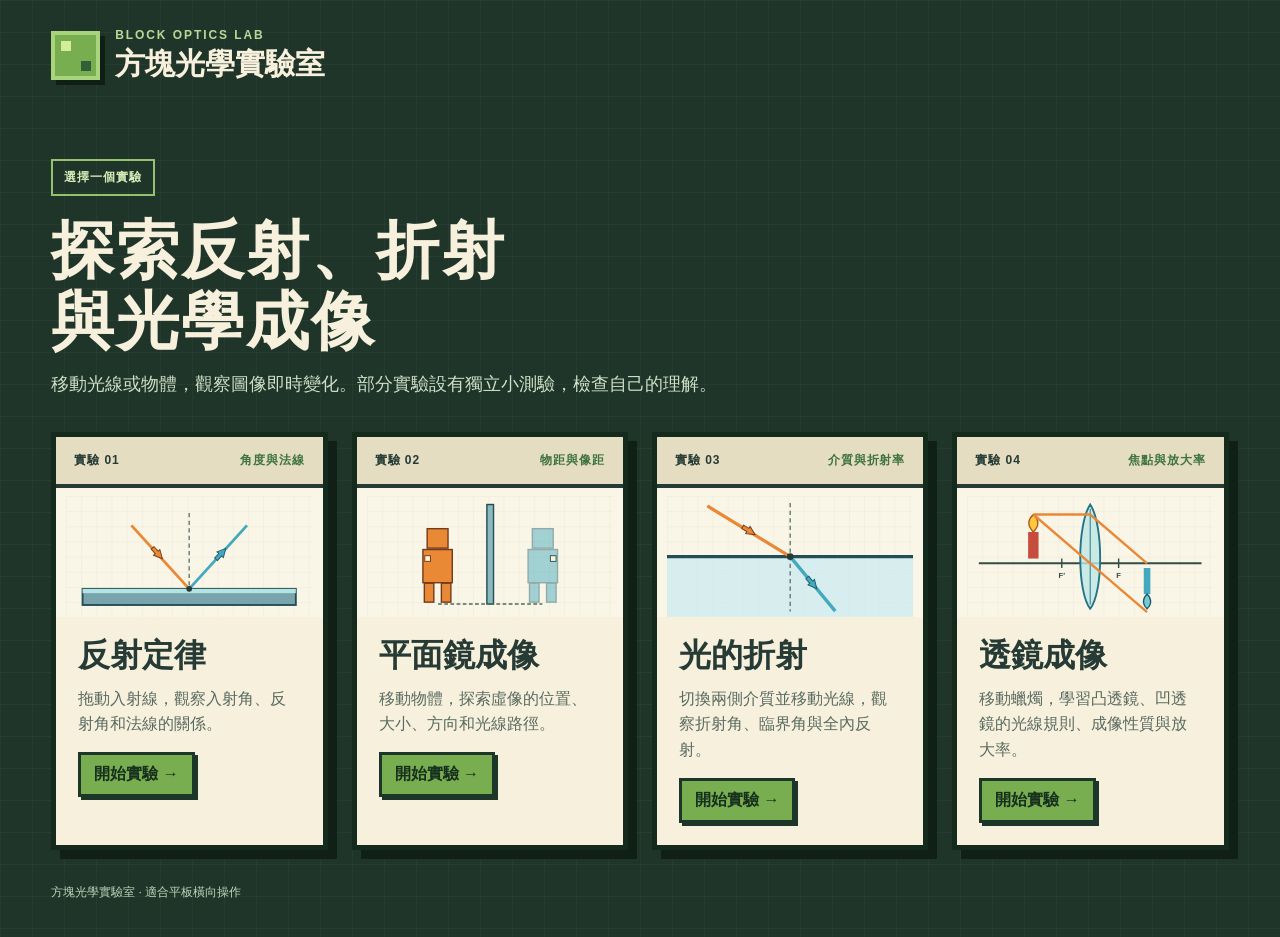
<file: index.html>
<!doctype html>
<html lang="zh-Hant">
<head>
  <meta charset="utf-8">
  <meta name="viewport" content="width=device-width, initial-scale=1">
  <meta name="theme-color" content="#203529">
  <title>方塊光學實驗室｜選擇實驗</title>
  <style>
    :root { font-family: "Noto Sans TC", "PingFang TC", "Microsoft JhengHei", sans-serif; color: #f6f0dc; background: #203529; }
    * { box-sizing: border-box; }
    body { margin: 0; min-width: 320px; }
    .page { min-height: 100vh; padding: 28px clamp(18px, 4vw, 58px) 36px; background-color: #203529; background-image: linear-gradient(#ffffff08 1px, transparent 1px), linear-gradient(90deg, #ffffff08 1px, transparent 1px); background-size: 32px 32px; }
    .wrap { max-width: 1320px; margin-inline: auto; }
    .brand { display: flex; align-items: center; gap: 15px; }
    .brand-mark { width: 49px; height: 49px; flex: none; border: 4px solid #a8d47d; background: #78ad50; box-shadow: 5px 5px 0 #101f16; position: relative; }
    .brand-mark::before, .brand-mark::after { content: ""; position: absolute; width: 10px; height: 10px; background: #d3ed9c; }
    .brand-mark::before { top: 6px; left: 6px; }
    .brand-mark::after { bottom: 5px; right: 5px; background: #315f38; }
    .brand p { margin: 0 0 3px; color: #b7d997; font-size: 12px; font-weight: 900; letter-spacing: .16em; }
    .brand h1 { margin: 0; font-size: clamp(20px, 2.4vw, 30px); line-height: 1.25; }
    .hero { max-width: 850px; margin: clamp(45px, 6vw, 90px) 0 31px; }
    .tag { display: inline-block; padding: 8px 11px; border: 2px solid #96c16d; color: #d7ecb8; font-size: 12px; font-weight: 900; letter-spacing: .08em; }
    .hero h2 { margin: 19px 0 13px; font-size: clamp(34px, 5vw, 63px); letter-spacing: .03em; line-height: 1.12; }
    .hero p { margin: 0; color: #cee0c8; font-size: clamp(15px, 1.6vw, 18px); line-height: 1.75; }
    .cards { display: grid; grid-template-columns: repeat(4, minmax(0, 1fr)); gap: 24px; }
    .lab-card { display: flex; flex-direction: column; min-width: 0; overflow: hidden; border: 5px solid #142a1d; background: #f6f0dc; color: #263b35; text-decoration: none; box-shadow: 9px 9px 0 #102017; transition: transform .15s, box-shadow .15s; }
    .lab-card:hover { transform: translate(-3px, -3px); box-shadow: 12px 12px 0 #102017; }
    .lab-card:focus-visible { outline: 4px solid #e98936; outline-offset: 5px; }
    .card-top { display: flex; align-items: center; justify-content: space-between; gap: 15px; padding: 15px 18px; background: #e5ddc2; border-bottom: 4px solid #263b35; font-size: 12px; font-weight: 900; letter-spacing: .08em; }
    .card-top span:last-child { color: #3f733f; }
    .preview { padding: 8px 10px 0; background: #f9f5e7; }
    .preview svg { display: block; width: 100%; height: auto; max-height: 260px; }
    .card-info { display: flex; flex-direction: column; gap: 8px; flex: 1; padding: 17px 22px 22px; }
    .card-info h3 { margin: 0; font-size: clamp(23px, 2.6vw, 32px); }
    .card-info p { margin: 0; color: #596a60; line-height: 1.6; }
    .card-action { display: inline-block; align-self: flex-start; margin-top: 7px; padding: 9px 13px; border: 3px solid #1c3729; background: #78ad50; color: #17301e; box-shadow: 3px 3px 0 #1c3729; font-weight: 900; }
    footer { margin-top: 34px; color: #bed4ba; font-size: 12px; }
    @media (max-width: 1100px) { .cards { grid-template-columns: repeat(2, minmax(0, 1fr)); } }
    @media (max-width: 780px) { .cards { grid-template-columns: 1fr; } }
    @media (max-width: 420px) { .page { padding: 18px 13px 28px; } .lab-card { box-shadow: 5px 5px 0 #102017; } }
  </style>
</head>
<body>
  <main class="page">
    <div class="wrap">
      <header class="brand">
        <div class="brand-mark" aria-hidden="true"></div>
        <div><p>BLOCK OPTICS LAB</p><h1>方塊光學實驗室</h1></div>
      </header>

      <section class="hero" aria-labelledby="main-title">
        <span class="tag">選擇一個實驗</span>
        <h2 id="main-title">探索反射、折射<br>與光學成像</h2>
        <p>移動光線或物體，觀察圖像即時變化。部分實驗設有獨立小測驗，檢查自己的理解。</p>
      </section>

      <div class="cards">
        <a class="lab-card" href="reflection.html" aria-label="進入反射定律模擬器">
          <div class="card-top"><span>實驗 01</span><span>角度與法線</span></div>
          <div class="preview">
            <svg viewBox="0 0 520 255" role="img" aria-label="光線射向平面鏡後反射的預覽圖">
              <defs><pattern id="reflect-grid" width="32" height="32" patternUnits="userSpaceOnUse"><path d="M32 0H0V32" fill="none" stroke="#dfdfcc"/></pattern></defs>
              <rect width="520" height="255" fill="#f9f5e7"/><rect width="520" height="255" fill="url(#reflect-grid)"/>
              <rect x="35" y="196" width="450" height="34" fill="#7aa4ab" stroke="#244e57" stroke-width="4"/><rect x="35" y="196" width="450" height="9" fill="#b4e3e4"/>
              <path d="M260 36V196" stroke="#627d73" stroke-width="3" stroke-dasharray="9 7"/>
              <path d="M138 62L260 196" fill="none" stroke="#e98936" stroke-width="6"/>
              <path d="M260 196L382 62" fill="none" stroke="#42a9be" stroke-width="6"/>
              <path d="M14 0L-4 -9V-4H-17V4H-4V9Z" transform="translate(194 122) rotate(48)" fill="#e98936" stroke="#743b1c" stroke-width="2"/>
              <path d="M14 0L-4 -9V-4H-17V4H-4V9Z" transform="translate(328 121) rotate(-48)" fill="#42a9be" stroke="#205a68" stroke-width="2"/>
              <circle cx="260" cy="196" r="6" fill="#263b35"/>
            </svg>
          </div>
          <div class="card-info"><h3>反射定律</h3><p>拖動入射線，觀察入射角、反射角和法線的關係。</p><span class="card-action">開始實驗 →</span></div>
        </a>

        <a class="lab-card" href="mirror.html" aria-label="進入平面鏡成像模擬器">
          <div class="card-top"><span>實驗 02</span><span>物距與像距</span></div>
          <div class="preview">
            <svg viewBox="0 0 520 255" role="img" aria-label="鏡前方塊人物與鏡後等距虛像的預覽圖">
              <defs><pattern id="image-grid" width="32" height="32" patternUnits="userSpaceOnUse"><path d="M32 0H0V32" fill="none" stroke="#dfdfcc"/></pattern></defs>
              <rect width="520" height="255" fill="#f9f5e7"/><rect width="520" height="255" fill="url(#image-grid)"/>
              <rect x="253" y="18" width="14" height="210" fill="#8bb9be" stroke="#244e57" stroke-width="3"/>
              <g fill="#e98936" stroke="#743b1c" stroke-width="3"><rect x="127" y="69" width="44" height="41"/><rect x="118" y="113" width="62" height="70"/><rect x="121" y="184" width="20" height="40"/><rect x="157" y="184" width="20" height="40"/></g>
              <rect x="122" y="126" width="12" height="12" fill="#fff4d2" stroke="#743b1c" stroke-width="2"/>
              <g opacity=".47" fill="#42a9be" stroke="#205a68" stroke-width="3"><rect x="349" y="69" width="44" height="41"/><rect x="340" y="113" width="62" height="70"/><rect x="343" y="184" width="20" height="40"/><rect x="379" y="184" width="20" height="40"/></g>
              <rect x="387" y="126" width="12" height="12" fill="#fff4d2" stroke="#205a68" stroke-width="2"/>
              <path d="M150 228H260M260 228H370" stroke="#4b6e5b" stroke-width="3" stroke-dasharray="8 5"/>
            </svg>
          </div>
          <div class="card-info"><h3>平面鏡成像</h3><p>移動物體，探索虛像的位置、大小、方向和光線路徑。</p><span class="card-action">開始實驗 →</span></div>
        </a>
        <a class="lab-card" href="refraction.html" aria-label="進入光的折射模擬器">
          <div class="card-top"><span>實驗 03</span><span>介質與折射率</span></div>
          <div class="preview">
            <svg viewBox="0 0 520 255" role="img" aria-label="光線由空氣進入水後偏向法線的預覽圖">
              <defs><pattern id="refract-grid" width="32" height="32" patternUnits="userSpaceOnUse"><path d="M32 0H0V32" fill="none" stroke="#dfdfcc"/></pattern></defs>
              <rect width="520" height="255" fill="#f9f5e7"/><rect y="128" width="520" height="127" fill="#d7eef0"/><rect width="520" height="255" fill="url(#refract-grid)"/>
              <path d="M0 128H520" stroke="#244e57" stroke-width="7"/><path d="M260 15V244" stroke="#627d73" stroke-width="3" stroke-dasharray="9 7"/>
              <path d="M85 21L260 128" fill="none" stroke="#e98936" stroke-width="7"/><path d="M260 128L355 243" fill="none" stroke="#42a9be" stroke-width="7"/>
              <path d="M14 0L-4 -9V-4H-17V4H-4V9Z" transform="translate(174 74) rotate(32)" fill="#e98936" stroke="#743b1c" stroke-width="2"/>
              <path d="M14 0L-4 -9V-4H-17V4H-4V9Z" transform="translate(307 185) rotate(50)" fill="#42a9be" stroke="#205a68" stroke-width="2"/>
              <circle cx="260" cy="128" r="7" fill="#263b35"/>
            </svg>
          </div>
          <div class="card-info"><h3>光的折射</h3><p>切換兩側介質並移動光線，觀察折射角、臨界角與全內反射。</p><span class="card-action">開始實驗 →</span></div>
        </a>

        <a class="lab-card" href="lens.html" aria-label="進入透鏡成像模擬器">
          <div class="card-top"><span>實驗 04</span><span>焦點與放大率</span></div>
          <div class="preview">
            <svg viewBox="0 0 520 255" role="img" aria-label="蠟燭經凸透鏡形成倒立實像的預覽圖">
              <defs><pattern id="lens-card-grid" width="32" height="32" patternUnits="userSpaceOnUse"><path d="M32 0H0V32" fill="none" stroke="#dfdfcc"/></pattern></defs>
              <rect width="520" height="255" fill="#f9f5e7"/><rect width="520" height="255" fill="url(#lens-card-grid)"/>
              <path d="M25 142H495" stroke="#334e47" stroke-width="4"/>
              <path d="M260 18C232 60 232 202 260 238C288 202 288 60 260 18Z" fill="#bfe8e7" fill-opacity=".8" stroke="#257387" stroke-width="4"/>
              <path d="M260 27V229" stroke="#257387" stroke-width="2"/>
              <path d="M140 132V76" stroke="#c64c3d" stroke-width="22"/><path d="M140 76C125 61 130 48 140 39C150 48 155 61 140 76Z" fill="#ffc83d" stroke="#a85a20" stroke-width="3"/>
              <path d="M140 39L260 39L380 142M140 39L260 142L380 245" fill="none" stroke="#e98936" stroke-width="5"/>
              <path d="M380 152V207" stroke="#42a9be" stroke-width="14"/><path d="M380 207C368 220 372 231 380 238C388 231 392 220 380 207Z" fill="#73cbd7" stroke="#205a68" stroke-width="3"/>
              <path d="M200 132V152M320 132V152" stroke="#334e47" stroke-width="3"/><text x="200" y="173" text-anchor="middle" font-size="16" font-weight="900" fill="#334e47">F′</text><text x="320" y="173" text-anchor="middle" font-size="16" font-weight="900" fill="#334e47">F</text>
            </svg>
          </div>
          <div class="card-info"><h3>透鏡成像</h3><p>移動蠟燭，學習凸透鏡、凹透鏡的光線規則、成像性質與放大率。</p><span class="card-action">開始實驗 →</span></div>
        </a>
      </div>
      <footer>方塊光學實驗室 · 適合平板橫向操作</footer>
    </div>
  </main>
</body>
</html>
</file>
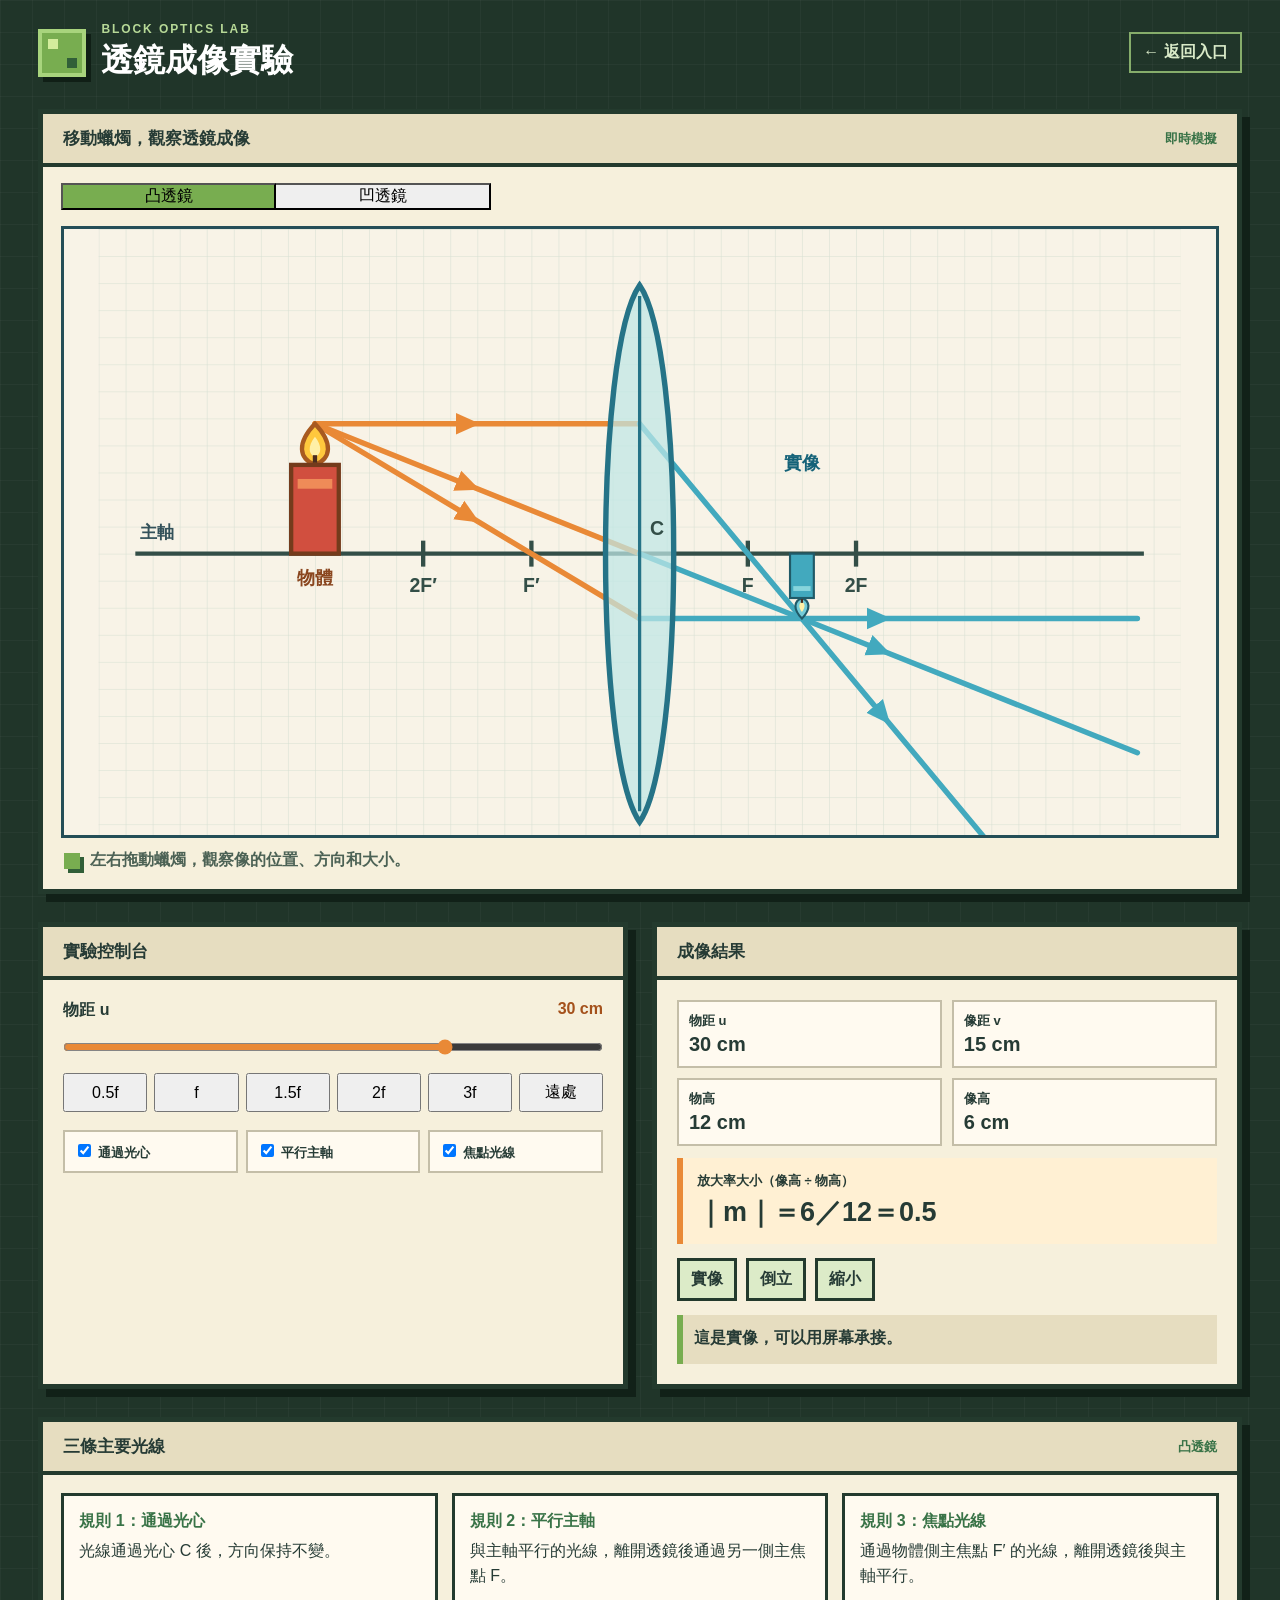
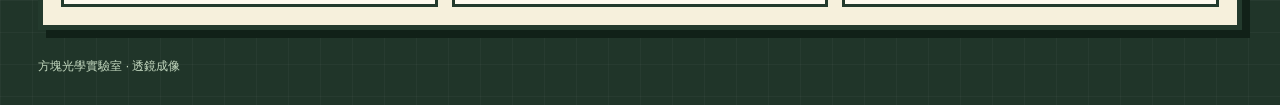
<file: lens-quiz.html>
<!doctype html>
<html lang="zh-Hant">
<head>
  <meta charset="utf-8">
  <meta http-equiv="refresh" content="0; url=lens.html">
  <meta name="viewport" content="width=device-width, initial-scale=1">
  <title>返回透鏡成像實驗</title>
  <script>location.replace('lens.html');</script>
</head>
<body><p>正在返回<a href="lens.html">透鏡成像實驗</a>。</p></body>
</html>
</file>
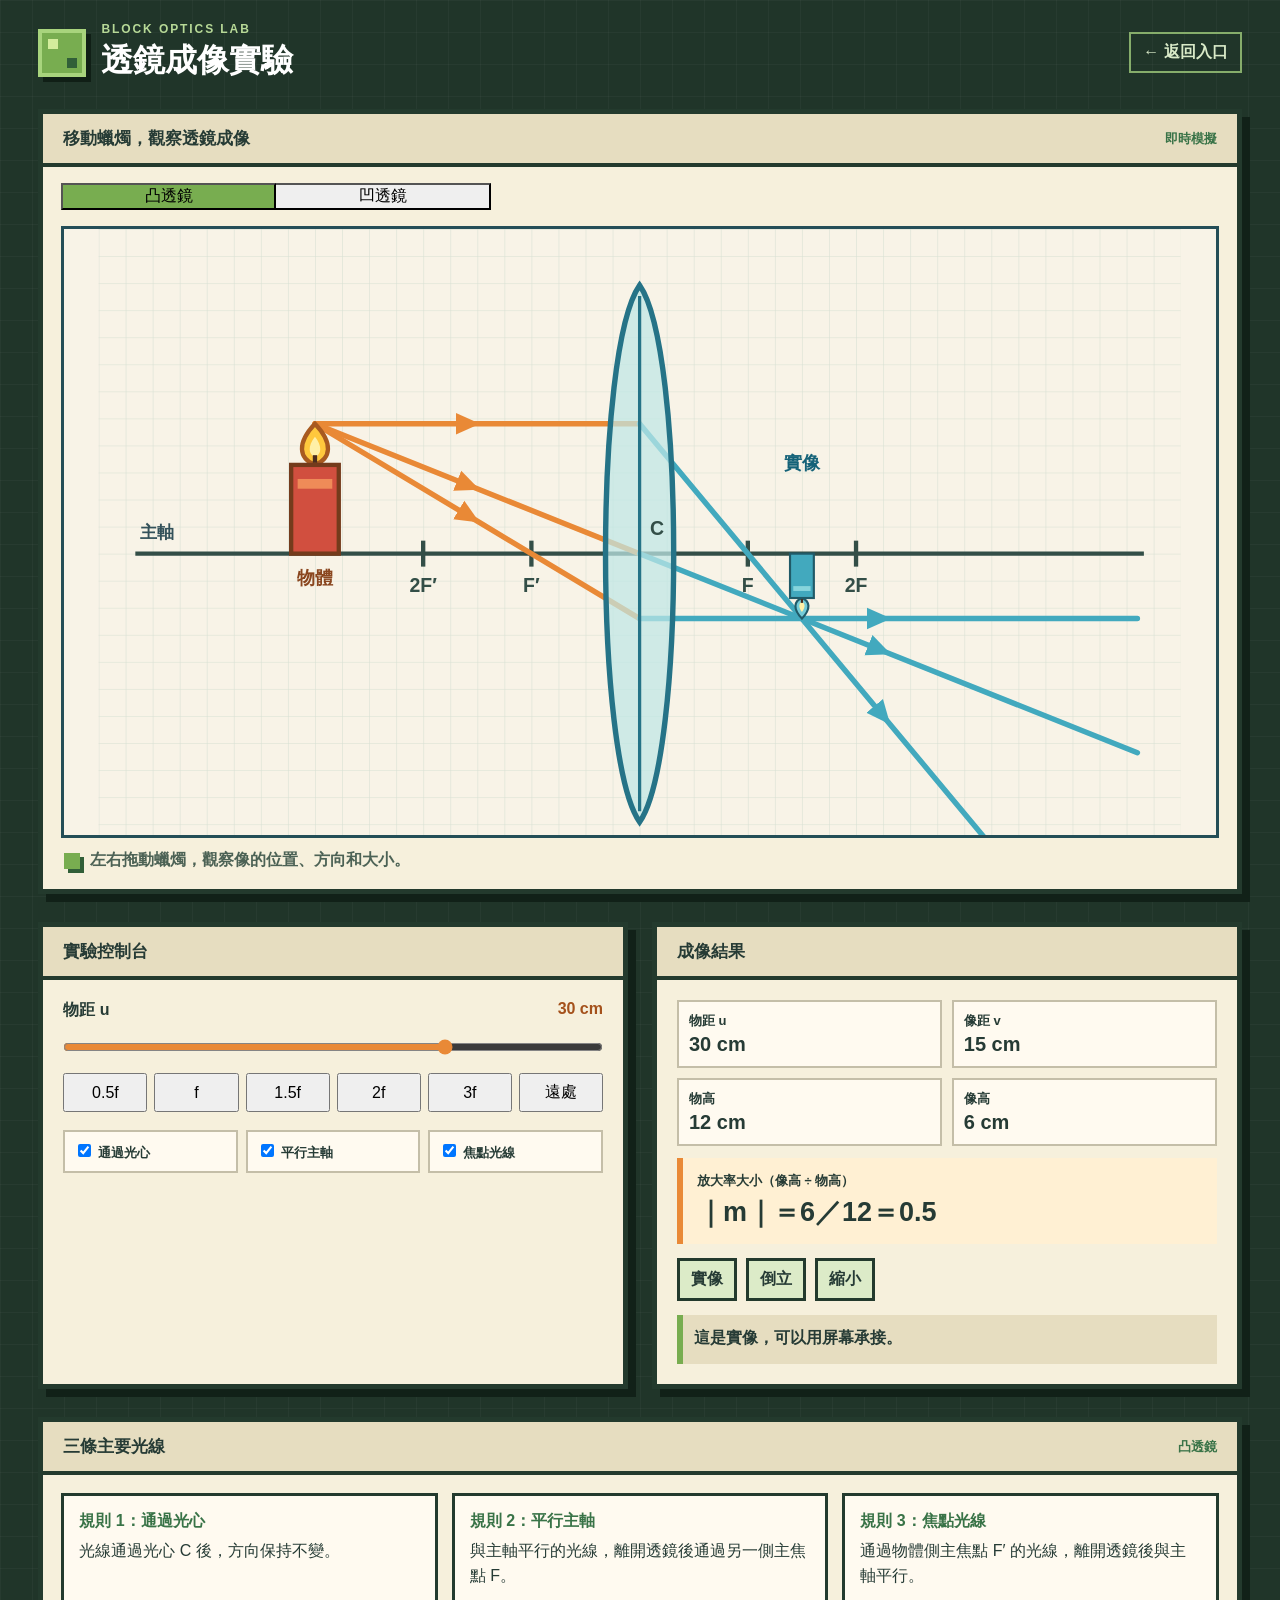
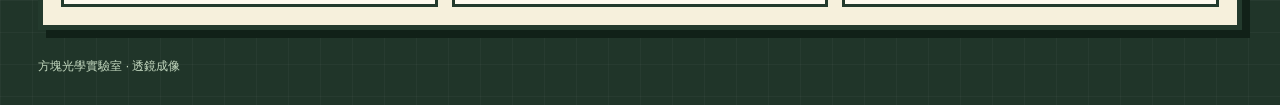
<file: lens.html>
<!doctype html>
<html lang="zh-Hant">
<head>
  <meta charset="utf-8">
  <meta name="viewport" content="width=device-width, initial-scale=1">
  <meta name="theme-color" content="#203529">
  <title>透鏡成像實驗｜方塊光學實驗室</title>
  <link rel="stylesheet" href="lens.css?v=2">
</head>
<body>
  <main class="page">
    <header class="topbar">
      <div class="brand"><div class="brand-mark" aria-hidden="true"></div><div><p>BLOCK OPTICS LAB</p><h1>透鏡成像實驗</h1></div></div>
      <nav class="top-links" aria-label="頁面導覽"><a href="index.html">← 返回入口</a></nav>
    </header>

    <section class="panel" aria-labelledby="diagram-title">
      <div class="panel-heading"><h2 id="diagram-title">移動蠟燭，觀察透鏡成像</h2><span>即時模擬</span></div>
      <div class="switch-row" aria-label="模擬選項">
        <div class="segmented" role="group" aria-label="透鏡種類">
          <button type="button" class="type-button active" data-lens="convex" aria-pressed="true">凸透鏡</button>
          <button type="button" class="type-button" data-lens="concave" aria-pressed="false">凹透鏡</button>
        </div>
      </div>
      <div class="stage-wrap">
        <svg id="lens-diagram" viewBox="0 0 1000 560" role="img" aria-labelledby="diagram-title diagram-desc">
          <desc id="diagram-desc">透鏡位於中央，蠟燭可沿主軸左右移動。實線顯示實際光線，虛線顯示反向延長線。</desc>
          <defs>
            <pattern id="lens-grid" width="25" height="25" patternUnits="userSpaceOnUse"><path d="M25 0H0V25" fill="none" stroke="#d6dfd2"/></pattern>
            <marker id="ray-arrow-orange" viewBox="0 0 20 20" refX="16" refY="10" markerWidth="5" markerHeight="5" orient="auto"><path d="M0 2L18 10L0 18Z" fill="#e98936"/></marker>
            <marker id="ray-arrow-blue" viewBox="0 0 20 20" refX="16" refY="10" markerWidth="5" markerHeight="5" orient="auto"><path d="M0 2L18 10L0 18Z" fill="#42a9be"/></marker>
          </defs>
          <rect width="1000" height="560" fill="#f8f3e7"/><rect width="1000" height="560" fill="url(#lens-grid)"/>
          <path d="M34 300H966" class="axis"/><text x="38" y="286" class="small-label">主軸</text>
          <g id="focus-layer"></g>
          <g id="ray-layer"></g>
          <g id="lens-shape"></g>
          <g id="object-candle" class="draggable" tabindex="0" role="slider" aria-label="拖動蠟燭調整物距" aria-valuemin="5" aria-valuemax="40" aria-valuenow="30"></g>
          <g id="image-candle"></g>
          <g id="offscreen-note"></g>
        </svg>
        <p class="stage-hint"><span class="hint-square" aria-hidden="true"></span><span id="stage-hint">左右拖動蠟燭，觀察像的位置、方向和大小。</span></p>
      </div>
    </section>

    <section class="workspace">
      <div class="panel control-panel">
        <div class="panel-heading"><h2>實驗控制台</h2></div>
        <div class="control-body">
          <label class="slider-label" for="distance-slider"><span>物距 u</span><strong id="distance-value">30 cm</strong></label>
          <input id="distance-slider" type="range" min="5" max="40" step="0.5" value="30">
          <div class="presets" role="group" aria-label="物距快捷設定">
            <button type="button" data-distance="5">0.5f</button><button type="button" data-distance="10">f</button><button type="button" data-distance="15">1.5f</button><button type="button" data-distance="20">2f</button><button type="button" data-distance="30">3f</button><button type="button" data-distance="far">遠處</button>
          </div>
          <div class="ray-toggles" aria-label="顯示光線">
            <label><input type="checkbox" data-ray="center" checked> 通過光心</label>
            <label><input type="checkbox" data-ray="parallel" checked> 平行主軸</label>
            <label><input type="checkbox" data-ray="focus" checked> 焦點光線</label>
          </div>
        </div>
      </div>

      <div class="panel result-panel">
        <div class="panel-heading"><h2>成像結果</h2></div>
        <div class="result-body">
          <div class="readouts">
            <div><span>物距 u</span><strong id="object-distance">30 cm</strong></div>
            <div><span>像距 v</span><strong id="image-distance">15 cm</strong></div>
            <div><span>物高</span><strong>12 cm</strong></div>
            <div><span>像高</span><strong id="image-height">6 cm</strong></div>
          </div>
          <div class="magnification"><span>放大率大小（像高 ÷ 物高）</span><strong id="magnification-value">｜m｜＝6／12＝0.5</strong></div>
          <div class="properties" id="properties" aria-live="polite"></div>
          <p id="screen-note" class="screen-note"></p>
        </div>
      </div>
    </section>

    <section class="panel rules-panel" aria-labelledby="rules-title">
      <div class="panel-heading"><h2 id="rules-title">三條主要光線</h2><span id="rules-lens-name">凸透鏡</span></div>
      <div class="rule-cards" id="rule-cards"></div>
    </section>
    <footer>方塊光學實驗室 · 透鏡成像</footer>
  </main>
  <script src="lens.js?v=2"></script>
</body>
</html>
</file>
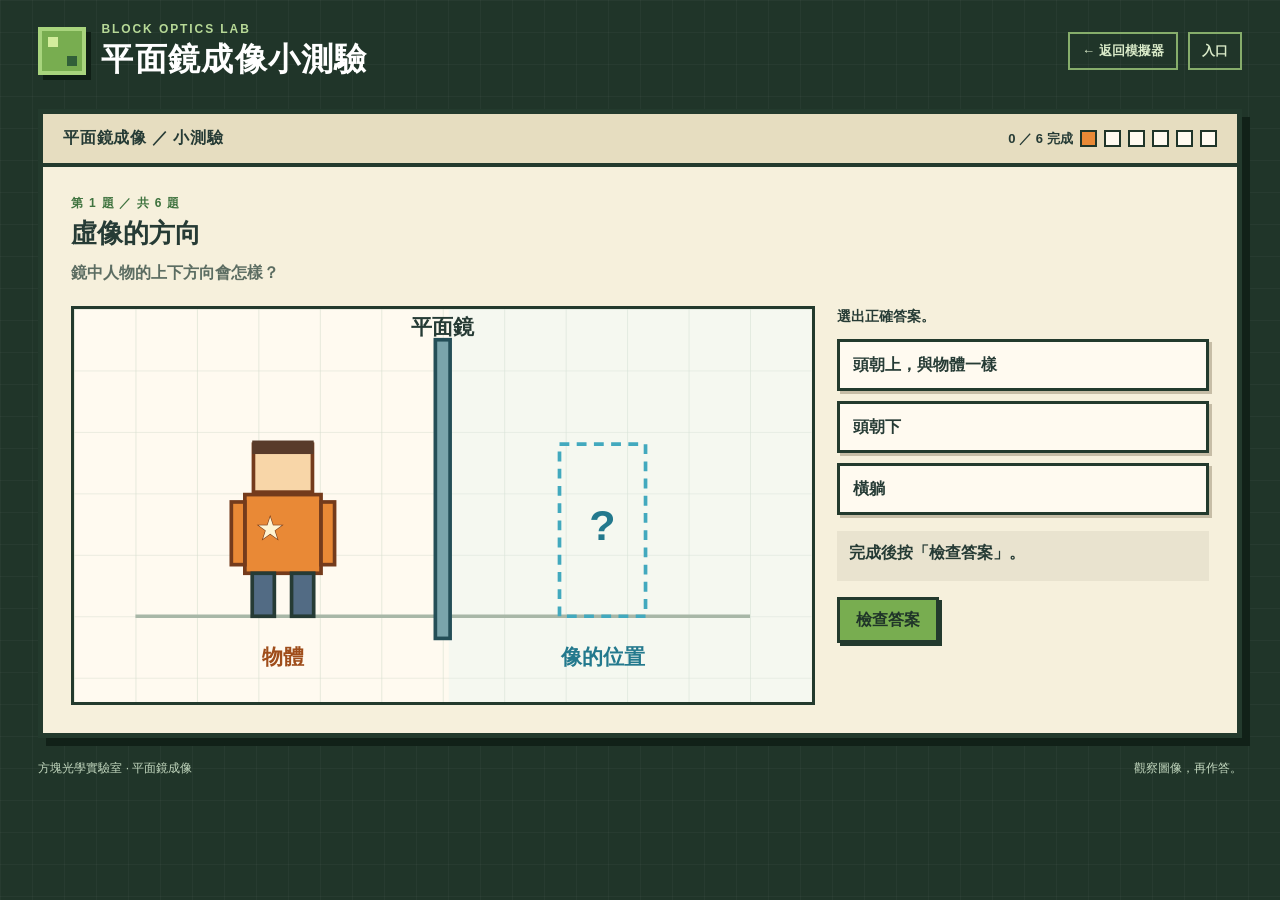
<file: mirror-quiz.html>
<!doctype html>
<html lang="zh-Hant">
<head>
  <meta charset="utf-8">
  <meta name="viewport" content="width=device-width, initial-scale=1">
  <meta name="theme-color" content="#203529">
  <title>平面鏡成像小測驗｜方塊光學實驗室</title>
  <link rel="stylesheet" href="quiz.css">
  <style>
    .choice-list { display: grid; gap: 10px; }
    .choice { width: 100%; min-height: 52px; padding: 11px 13px; border: 3px solid #233a2d; background: #fffaf0; color: #263b35; text-align: left; font-weight: 900; cursor: pointer; box-shadow: 3px 3px 0 #c6bda6; }
    .choice.selected { background: #e4ebce; outline: 3px solid #78ad50; outline-offset: 2px; }
    .choice:focus-visible, .badge-target:focus-visible { outline: 3px solid #e98936; outline-offset: 3px; }
    .badge-board { position: relative; min-width: 590px; }
    .badge-target { position: absolute; top: 49.5%; display: grid; place-items: center; width: 7.5%; min-width: 44px; height: 44px; border: 3px dashed #466350; background: #fffaf0e8; color: #a54e19; font-size: 20px; font-weight: 900; cursor: pointer; }
    .badge-target.left { left: 63%; }
    .badge-target.right { left: 74%; }
    .badge-target.selected { border-style: solid; background: #f8d3a9; }
    .badge-chip { min-height: 48px; padding: 9px 16px; border: 3px solid #233a2d; background: #f8d3a9; color: #263b35; font-size: 18px; font-weight: 900; cursor: grab; touch-action: none; user-select: none; box-shadow: 3px 3px 0 #a98262; }
    .badge-chip.selected { outline: 3px solid #e98936; outline-offset: 2px; }
    .badge-ghost { position: fixed; z-index: 20; pointer-events: none; transform: translate(-50%, -50%); opacity: .9; }
  </style>
</head>
<body>
  <main class="page">
    <header class="topbar quiz-page">
      <div class="brand"><div class="brand-mark" aria-hidden="true"></div><div><p class="eyebrow">BLOCK OPTICS LAB</p><h1>平面鏡成像小測驗</h1></div></div>
      <nav class="top-links" aria-label="頁面導覽"><a class="chapter" href="mirror.html">← 返回模擬器</a><a class="chapter" href="index.html">入口</a></nav>
    </header>
    <section class="panel quiz-panel quiz-page" aria-labelledby="quiz-title">
      <div class="panel-heading quiz-heading"><h2 id="quiz-title">平面鏡成像 ／ 小測驗</h2><div class="quiz-progress" id="quiz-progress" aria-live="polite"></div></div>
      <div class="quiz-inner">
        <p class="quiz-number" id="quiz-number"></p>
        <h3 id="question-title"></h3>
        <p class="quiz-prompt" id="question-prompt"></p>
        <div class="quiz-layout">
          <div class="quiz-visual" id="quiz-visual"></div>
          <div class="quiz-response">
            <div id="quiz-answer"></div>
            <p class="quiz-feedback" id="quiz-feedback" role="status" aria-live="polite">完成後按「檢查答案」。</p>
            <div class="quiz-buttons">
              <button class="quiz-button" type="button" id="quiz-check">檢查答案</button>
              <button class="quiz-button secondary" type="button" id="quiz-next" hidden>下一題</button>
              <button class="quiz-button secondary" type="button" id="quiz-restart" hidden>再玩一次</button>
            </div>
          </div>
        </div>
      </div>
    </section>
    <footer class="footer quiz-page"><p>方塊光學實驗室 · 平面鏡成像</p><p>觀察圖像，再作答。</p></footer>
  </main>
  <script src="mirror-quiz.js?v=2"></script>
</body>
</html>
</file>
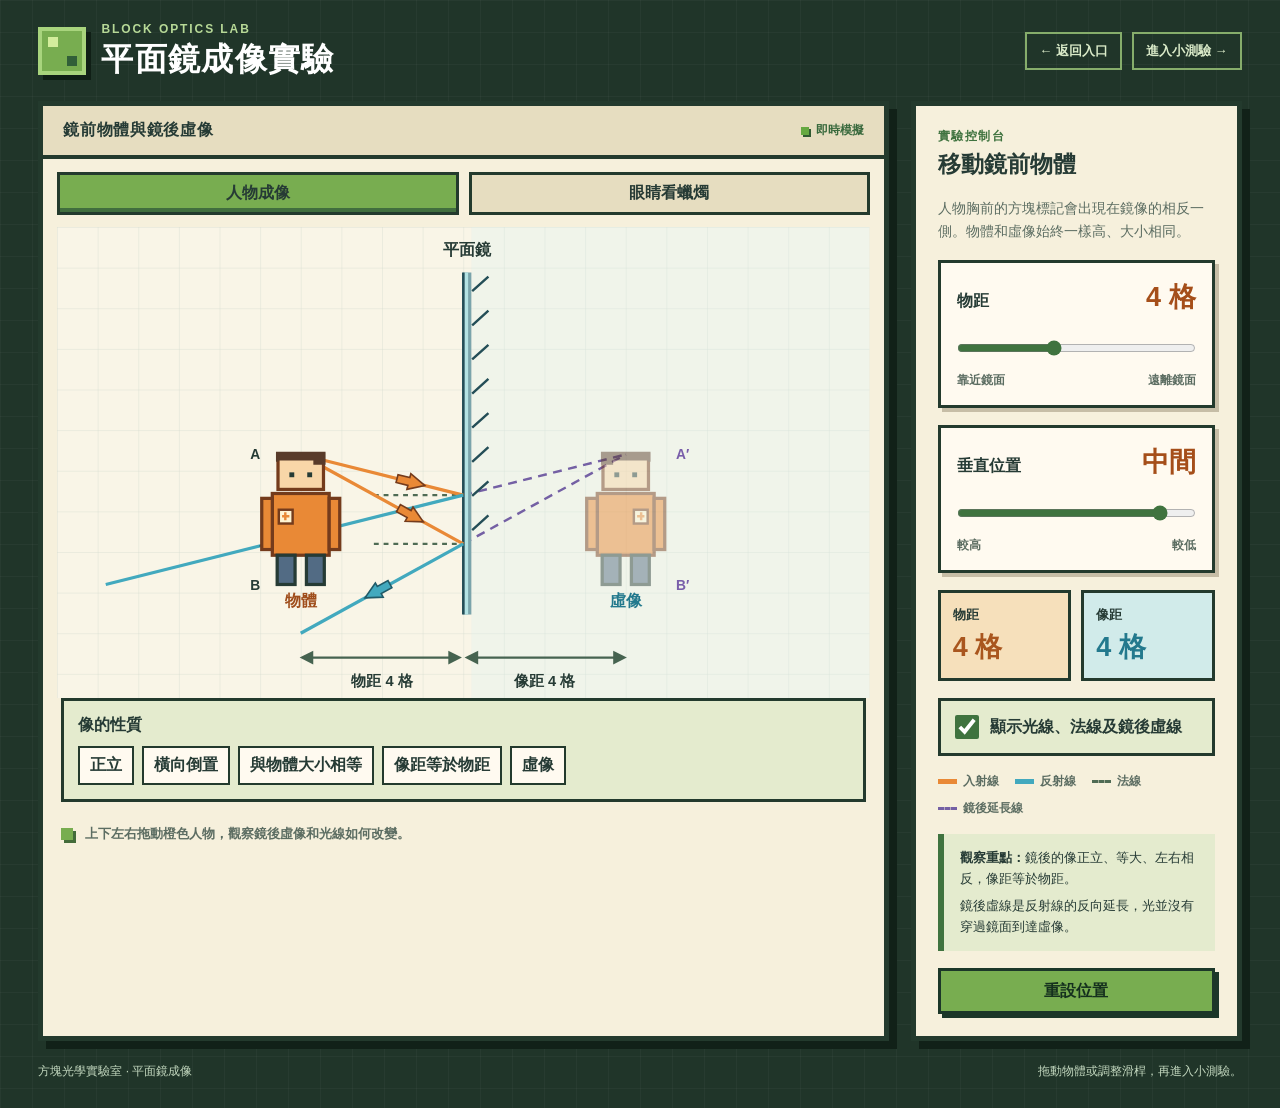
<file: mirror.html>
<!doctype html>
<html lang="zh-Hant">
<head>
  <meta charset="utf-8">
  <meta name="viewport" content="width=device-width, initial-scale=1">
  <meta name="theme-color" content="#203529">
  <title>平面鏡成像｜方塊光學實驗室</title>
  <link rel="stylesheet" href="mirror.css?v=2">
</head>
<body>
  <main class="page">
    <header class="topbar">
      <div class="brand">
        <div class="brand-mark" aria-hidden="true"></div>
        <div><p class="eyebrow">BLOCK OPTICS LAB</p><h1>平面鏡成像實驗</h1></div>
      </div>
      <nav class="top-links" aria-label="頁面導覽">
        <a class="chapter" href="index.html">← 返回入口</a>
        <a class="chapter" href="mirror-quiz.html">進入小測驗 →</a>
      </nav>
    </header>

    <div class="content">
      <section class="panel stage-panel" aria-labelledby="stage-title">
        <div class="panel-heading"><h2 id="stage-title">鏡前物體與鏡後虛像</h2><span class="live">即時模擬</span></div>
        <div class="scene-tabs" role="group" aria-label="選擇觀察方式">
          <button type="button" class="scene-button active" data-scene="person" aria-pressed="true">人物成像</button>
          <button type="button" class="scene-button" data-scene="candle" aria-pressed="false">眼睛看蠟燭</button>
        </div>
        <div class="stage-wrap">
          <svg id="mirror-diagram" viewBox="0 0 1000 580" role="img" aria-labelledby="diagram-title diagram-desc">
            <title id="diagram-title">平面鏡成像示意圖</title>
            <desc id="diagram-desc">橙色人物在平面鏡前，半透明虛像在鏡後。每個入射點都有垂直於鏡面的虛線法線。可上下左右移動物體，切換觀察方式可看見蠟燭發出的光如何經鏡面反射進眼睛。</desc>
            <defs>
              <pattern id="grid" width="50" height="50" patternUnits="userSpaceOnUse"><path d="M50 0H0V50" fill="none" stroke="#d4dccf" stroke-width="1"/></pattern>
              <marker id="distance-arrow" viewBox="0 0 10 10" refX="5" refY="5" markerWidth="7" markerHeight="7" orient="auto-start-reverse"><path d="M1 1L9 5L1 9Z" fill="#466350"/></marker>
              <g id="avatar-shape">
                <rect x="-28" y="-160" width="56" height="43" fill="#f8d6a8" stroke="#743b1c" stroke-width="4"/>
                <path d="M-29 -151v-11h58v13h-12v-5h-46" fill="#593b2a" stroke="#593b2a" stroke-width="3"/>
                <rect x="-14" y="-138" width="6" height="6" fill="#263b35"/><rect x="8" y="-138" width="6" height="6" fill="#263b35"/>
                <rect x="-35" y="-112" width="70" height="76" fill="#e98936" stroke="#743b1c" stroke-width="4"/>
                <rect x="-48" y="-106" width="13" height="63" fill="#e98936" stroke="#743b1c" stroke-width="4"/>
                <rect x="35" y="-106" width="13" height="63" fill="#e98936" stroke="#743b1c" stroke-width="4"/>
                <rect x="-29" y="-36" width="22" height="36" fill="#526b84" stroke="#263b35" stroke-width="4"/>
                <rect x="7" y="-36" width="22" height="36" fill="#526b84" stroke="#263b35" stroke-width="4"/>
                <rect x="-27" y="-92" width="17" height="17" fill="#fff4d2" stroke="#743b1c" stroke-width="3"/>
                <path d="M-23 -84h9M-19 -89v10" stroke="#e98936" stroke-width="3"/>
              </g>
              <g id="candle-shape">
                <path d="M0 -132l-13 22q0 18 13 18t13 -18z" fill="#f7c537" stroke="#b85e1b" stroke-width="4"/>
                <path d="M0 -119l-5 11q0 8 5 8t5 -8z" fill="#fff0a0"/>
                <path d="M0 -92v9" stroke="#303833" stroke-width="4"/>
                <rect x="-24" y="-83" width="48" height="83" fill="#c65340" stroke="#713529" stroke-width="4"/>
                <path d="M-18 -73h36M-15 -67h30" stroke="#ef8b64" stroke-width="5"/>
                <rect x="-32" y="-4" width="64" height="8" fill="#713529"/>
              </g>
            </defs>
            <rect width="1000" height="580" fill="#f9f5e7"/><rect width="1000" height="580" fill="url(#grid)"/>
            <rect x="510" y="0" width="490" height="580" fill="#d6eeee" opacity=".27"/>
            <g id="virtual-layer" aria-hidden="true">
              <line id="virtual-ray-1" stroke="#7460a4" stroke-width="3" stroke-dasharray="11 8"/>
              <line id="virtual-ray-2" stroke="#7460a4" stroke-width="3" stroke-dasharray="11 8"/>
            </g>
            <g aria-hidden="true"><rect x="500" y="56" width="10" height="421" fill="#7aa4ab"/><rect x="502" y="56" width="4" height="421" fill="#b4e3e4"/><line x1="500" y1="56" x2="500" y2="477" stroke="#244e57" stroke-width="3"/><path d="M511 79l20 -18m-20 60 20 -18m-20 60 20 -18m-20 60 20 -18m-20 60 20 -18m-20 60 20 -18m-20 60 20 -18m-20 60 20 -18" stroke="#244e57" stroke-width="3"/></g>
            <text x="505" y="35" text-anchor="middle" fill="#263b35" font-size="20" font-weight="900">平面鏡</text>
            <g id="ray-layer" aria-hidden="true">
              <line id="normal-1" stroke="#4f6b54" stroke-width="3" stroke-dasharray="6 6"/>
              <line id="normal-2" stroke="#4f6b54" stroke-width="3" stroke-dasharray="6 6"/>
              <line id="incident-ray-1" stroke="#e98936" stroke-width="4"/>
              <line id="incident-ray-2" stroke="#e98936" stroke-width="4"/>
              <line id="reflected-ray-1" stroke="#42a9be" stroke-width="4"/>
              <line id="reflected-ray-2" stroke="#42a9be" stroke-width="4"/>
              <path id="incident-arrow-1" d="M17 0L-3 -10V-5H-18V5H-3V10Z" fill="#e98936" stroke="#743b1c" stroke-width="2"/>
              <path id="incident-arrow-2" d="M17 0L-3 -10V-5H-18V5H-3V10Z" fill="#e98936" stroke="#743b1c" stroke-width="2"/>
              <path id="reflected-arrow-1" d="M17 0L-3 -10V-5H-18V5H-3V10Z" fill="#42a9be" stroke="#205a68" stroke-width="2"/>
              <path id="reflected-arrow-2" d="M17 0L-3 -10V-5H-18V5H-3V10Z" fill="#42a9be" stroke="#205a68" stroke-width="2"/>
            </g>
            <g id="image-group" opacity=".48" pointer-events="none"><use href="#avatar-shape"/></g>
            <g id="object-group"><use href="#avatar-shape"/><rect x="-55" y="-170" width="110" height="178" fill="transparent"/></g>
            <g id="candle-image-group" opacity=".48" pointer-events="none" style="display:none"><use href="#candle-shape"/></g>
            <g id="candle-object-group" style="display:none"><use href="#candle-shape"/><rect x="-38" y="-136" width="76" height="146" fill="transparent"/></g>
            <g id="eye-group" style="display:none" aria-label="觀察者的眼睛">
              <text x="425" y="68" text-anchor="middle" fill="#205a68" font-size="18" font-weight="900">觀察者眼睛</text>
              <path d="M392 109q33 -31 66 0q-33 31 -66 0z" fill="#fffaf0" stroke="#205a68" stroke-width="5"/>
              <rect x="418" y="100" width="15" height="18" fill="#205a68"/>
              <rect x="424" y="103" width="5" height="6" fill="#e5f7f6"/>
              <rect x="389" y="76" width="72" height="62" fill="transparent"/>
            </g>
            <text id="object-name" text-anchor="middle" fill="#9f4d1b" font-size="20" font-weight="900">物體</text>
            <text id="image-name" text-anchor="middle" fill="#23798d" font-size="20" font-weight="900">虛像</text>
            <g id="point-labels" fill="#263b35" font-size="17" font-weight="900" aria-hidden="true">
              <text id="object-a">A</text><text id="object-b">B</text><text id="image-a" fill="#795eaa">A′</text><text id="image-b" fill="#795eaa">B′</text>
              <circle id="object-b-marker" r="5" fill="#263b35" style="display:none"/>
              <circle id="image-b-marker" r="5" fill="#795eaa" style="display:none"/>
            </g>
            <line id="object-distance-line" y1="530" y2="530" stroke="#466350" stroke-width="3" marker-start="url(#distance-arrow)" marker-end="url(#distance-arrow)"/>
            <line id="image-distance-line" y1="530" y2="530" stroke="#466350" stroke-width="3" marker-start="url(#distance-arrow)" marker-end="url(#distance-arrow)"/>
            <text id="object-distance-label" y="565" text-anchor="middle" fill="#263b35" font-size="18" font-weight="900"></text>
            <text id="image-distance-label" y="565" text-anchor="middle" fill="#263b35" font-size="18" font-weight="900"></text>
          </svg>
        </div>
        <div class="image-properties" aria-label="平面鏡成像的性質">
          <strong>像的性質</strong>
          <ul><li>正立</li><li>橫向倒置</li><li>與物體大小相等</li><li>像距等於物距</li><li>虛像</li></ul>
        </div>
        <div class="stage-hint"><span class="hint-square" aria-hidden="true"></span><span id="stage-hint-text">上下左右拖動橙色人物，觀察鏡後虛像和光線如何改變。</span></div>
      </section>

      <aside class="panel control-panel" aria-labelledby="control-title">
        <div><p class="section-label">實驗控制台</p><h2 id="control-title">移動鏡前物體</h2></div>
        <p class="intro" id="scene-intro">人物胸前的方塊標記會出現在鏡像的相反一側。物體和虛像始終一樣高、大小相同。</p>
        <div class="distance-card">
          <label for="distance-slider"><span>物距</span><strong id="slider-value">4 格</strong></label>
          <input id="distance-slider" type="range" min="2" max="7" step="1" value="4">
          <div class="range-ends"><span>靠近鏡面</span><span>遠離鏡面</span></div>
        </div>
        <div class="distance-card">
          <label for="height-slider"><span>垂直位置</span><strong id="height-value">中間</strong></label>
          <input id="height-slider" type="range" min="230" max="470" step="10" value="440">
          <div class="range-ends"><span>較高</span><span>較低</span></div>
        </div>
        <div class="readouts" aria-live="polite">
          <div class="readout"><span class="name">物距</span><span class="value" id="object-distance-value">4 格</span></div>
          <div class="readout image"><span class="name">像距</span><span class="value" id="image-distance-value">4 格</span></div>
        </div>
        <label class="switch" for="show-rays"><input id="show-rays" type="checkbox" checked><span>顯示光線、法線及鏡後虛線</span></label>
        <div class="legend" aria-hidden="true"><span><i class="swatch"></i>入射線</span><span><i class="swatch reflected"></i>反射線</span><span><i class="swatch normal"></i>法線</span><span><i class="swatch virtual"></i>鏡後延長線</span></div>
        <div class="law"><p><strong>觀察重點：</strong>鏡後的像正立、等大、左右相反，像距等於物距。</p><p>鏡後虛線是反射線的反向延長，光並沒有穿過鏡面到達虛像。</p></div>
        <button type="button" class="reset" id="reset-button">重設位置</button>
      </aside>
    </div>
    <footer class="footer"><p>方塊光學實驗室 · 平面鏡成像</p><p>拖動物體或調整滑桿，再進入小測驗。</p></footer>
  </main>
  <script src="mirror.js?v=2"></script>
</body>
</html>
</file>
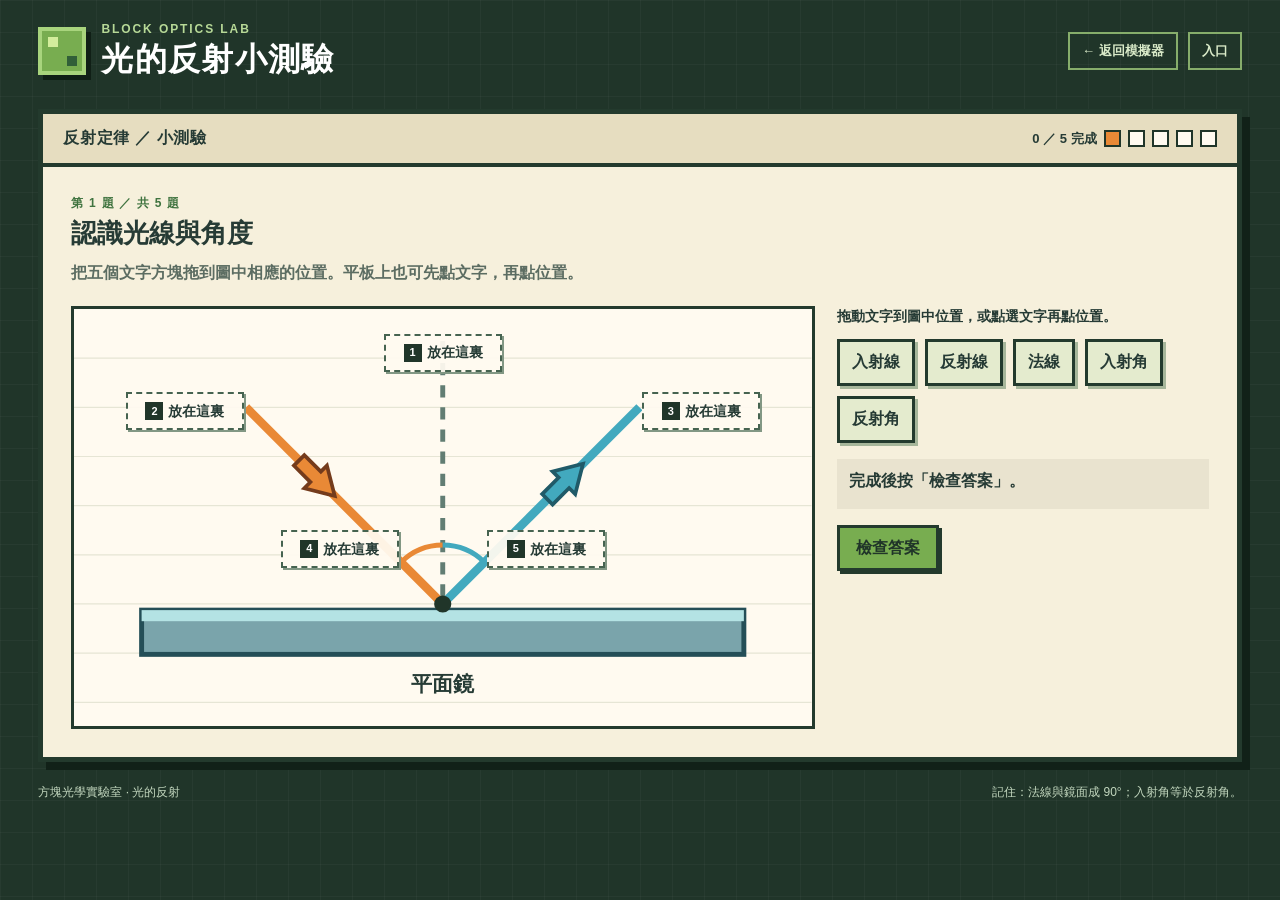
<file: quiz.html>
<!doctype html>
<html lang="zh-Hant">
<head>
  <meta charset="utf-8">
  <meta http-equiv="refresh" content="0; url=reflection-quiz.html">
  <title>前往反射定律小測驗</title>
</head>
<body>
  <p><a href="reflection-quiz.html">前往反射定律小測驗</a></p>
</body>
</html>
</file>
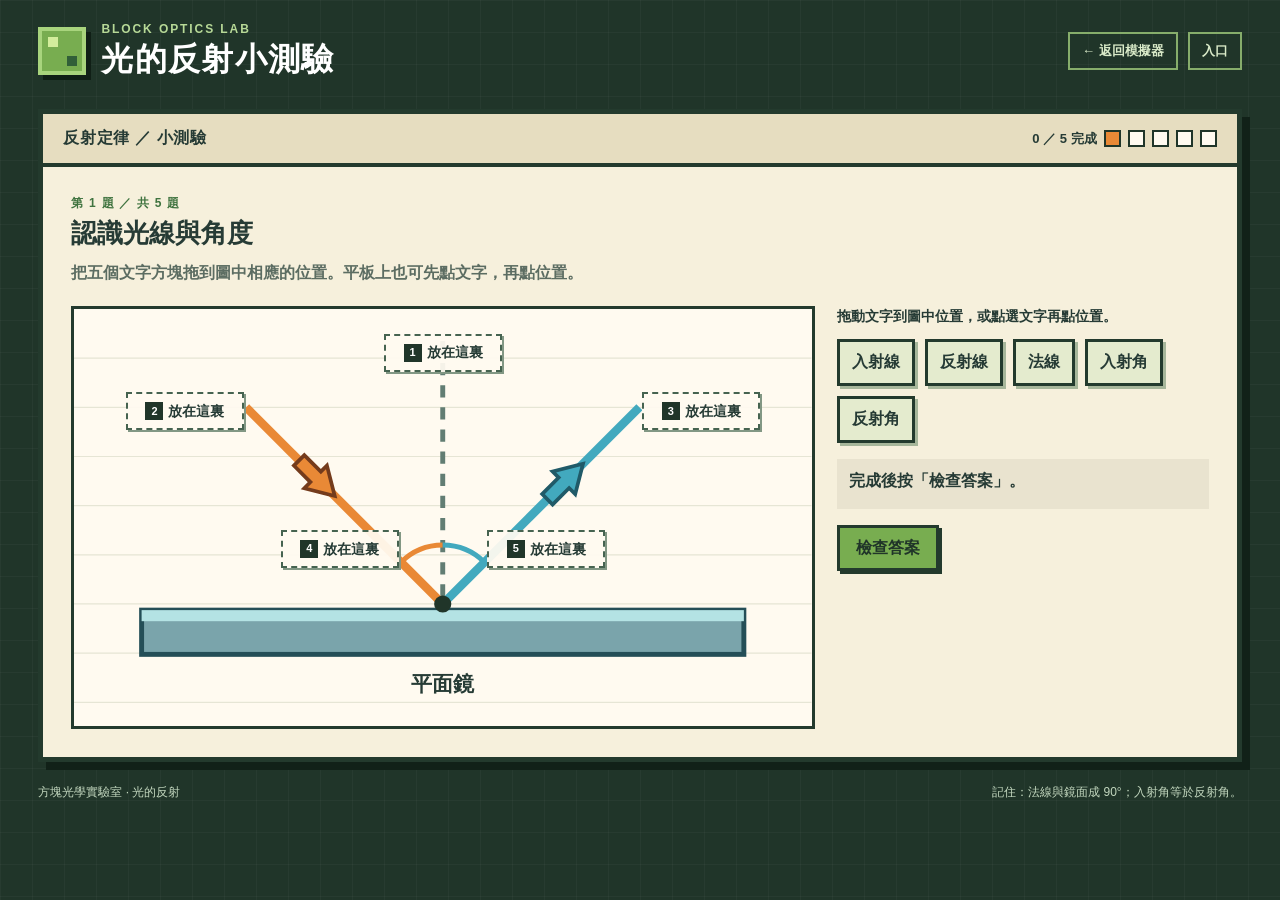
<file: reflection-quiz.html>
<!doctype html>
<html lang="zh-Hant">
<head>
  <meta charset="utf-8">
  <meta name="viewport" content="width=device-width, initial-scale=1">
  <meta name="theme-color" content="#203529">
  <title>光的反射小測驗｜方塊光學實驗室</title>
  <link rel="stylesheet" href="quiz.css">
</head>
<body>
  <main class="page">
    <header class="topbar quiz-page">
      <div class="brand">
        <div class="brand-mark" aria-hidden="true"></div>
        <div>
          <p class="eyebrow">BLOCK OPTICS LAB</p>
          <h1>光的反射小測驗</h1>
        </div>
      </div>
      <nav class="top-links" aria-label="頁面導覽">
        <a class="chapter" href="reflection.html">← 返回模擬器</a>
        <a class="chapter" href="index.html">入口</a>
      </nav>
    </header>

    <section class="panel quiz-panel quiz-page" aria-labelledby="quiz-title">
      <div class="panel-heading quiz-heading">
        <h2 id="quiz-title">反射定律 ／ 小測驗</h2>
        <div class="quiz-progress" id="quiz-progress" aria-live="polite"></div>
      </div>
      <div class="quiz-inner">
        <p class="quiz-number" id="quiz-number"></p>
        <h3 id="question-title"></h3>
        <p class="quiz-prompt" id="question-prompt"></p>
        <div class="quiz-layout">
          <div class="quiz-visual" id="quiz-visual"></div>
          <div class="quiz-response">
            <div id="quiz-answer"></div>
            <p class="quiz-feedback" id="quiz-feedback" role="status" aria-live="polite">完成後按「檢查答案」。</p>
            <div class="quiz-buttons">
              <button class="quiz-button" type="button" id="quiz-check">檢查答案</button>
              <button class="quiz-button secondary" type="button" id="quiz-next" hidden>下一題</button>
              <button class="quiz-button secondary" type="button" id="quiz-restart" hidden>再玩一次</button>
            </div>
          </div>
        </div>
      </div>
    </section>
    <footer class="footer quiz-page"><p>方塊光學實驗室 · 光的反射</p><p>記住：法線與鏡面成 90°；入射角等於反射角。</p></footer>
  </main>
  <script src="quiz.js"></script>
</body>
</html>
</file>
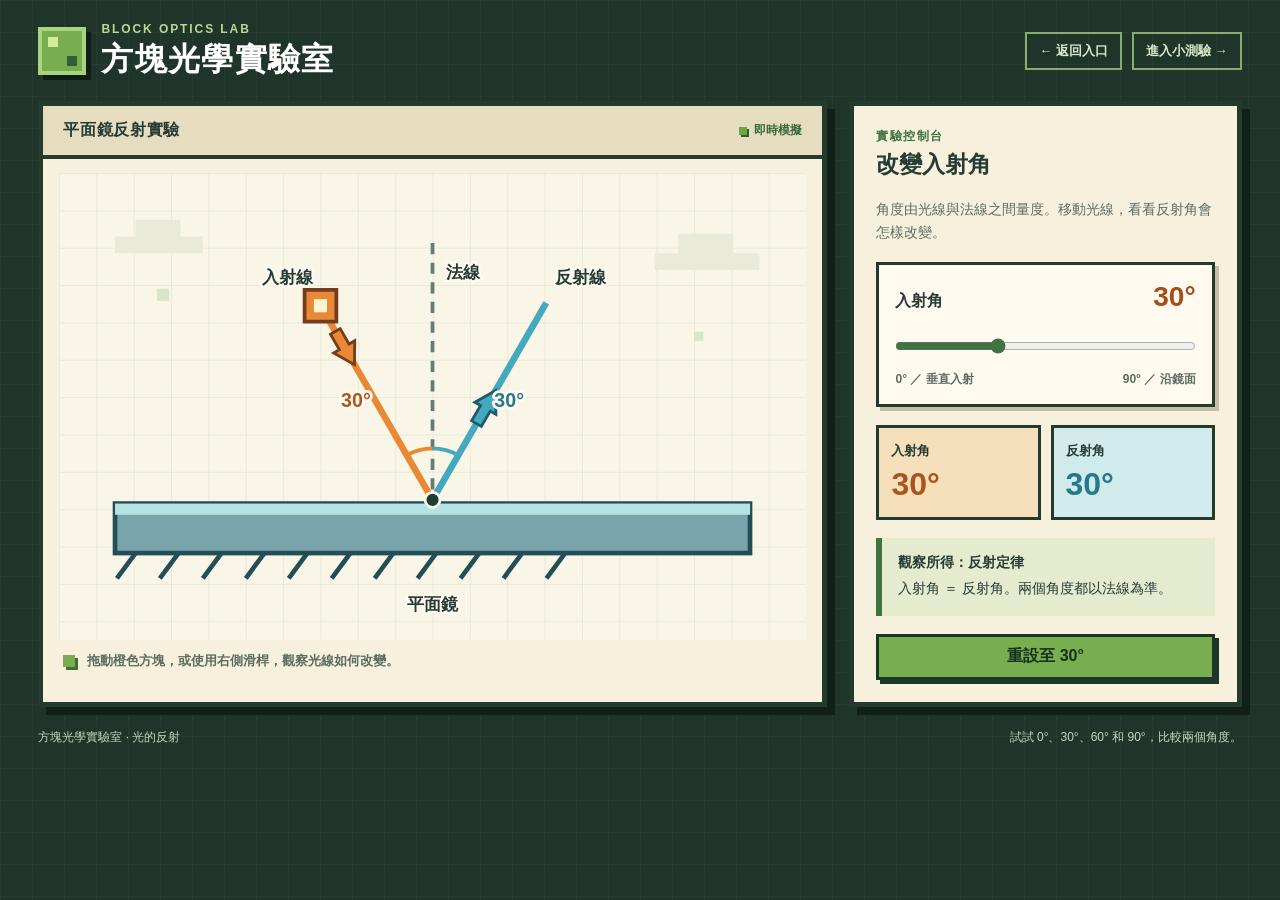
<file: reflection.html>
<!doctype html>
<html lang="zh-Hant">
<head>
  <meta charset="utf-8">
  <meta name="viewport" content="width=device-width, initial-scale=1">
  <meta name="theme-color" content="#203529">
  <title>方塊光學實驗室｜反射定律</title>
  <style>
    :root {
      --forest: #203529;
      --forest-light: #32513a;
      --grass: #78ad50;
      --grass-dark: #3f733f;
      --paper: #f6f0dc;
      --ink: #263b35;
      --muted: #5c6d62;
      --orange: #e98936;
      --blue: #42a9be;
      --border: #233a2d;
      font-family: "Noto Sans TC", "PingFang TC", "Microsoft JhengHei", sans-serif;
      color: var(--ink);
      background: var(--forest);
    }

    * { box-sizing: border-box; }
    body { margin: 0; min-width: 320px; }
    button, input { font: inherit; }
    button { cursor: pointer; }

    .page {
      min-height: 100vh;
      padding: 22px clamp(18px, 3vw, 48px) 28px;
      background-color: var(--forest);
      background-image: linear-gradient(#ffffff08 1px, transparent 1px), linear-gradient(90deg, #ffffff08 1px, transparent 1px);
      background-size: 32px 32px;
    }

    .topbar, .content, .footer { max-width: 1440px; margin-inline: auto; }
    .topbar { display: flex; align-items: center; justify-content: space-between; gap: 20px; margin-bottom: 22px; color: white; }
    .brand { display: flex; align-items: center; gap: 15px; }
    .brand-mark {
      width: 48px; height: 48px; flex: none; background: var(--grass);
      border: 4px solid #a8d47d; box-shadow: 5px 5px 0 #101f16;
      position: relative;
    }
    .brand-mark::before, .brand-mark::after { content: ""; position: absolute; background: #d3ed9c; width: 10px; height: 10px; }
    .brand-mark::before { left: 6px; top: 6px; }
    .brand-mark::after { right: 5px; bottom: 5px; background: #315f38; }
    .eyebrow { margin: 0 0 3px; font-size: 12px; font-weight: 900; letter-spacing: .16em; color: #b7d997; }
    h1 { margin: 0; font-size: clamp(21px, 2.5vw, 32px); line-height: 1.25; letter-spacing: .04em; }
    .chapter { display: inline-block; border: 2px solid #86ad6b; color: #d9eac8; padding: 8px 12px; font-size: 13px; font-weight: 800; white-space: nowrap; text-decoration: none; }
    .chapter:hover { background: #32513a; }
    .chapter:focus-visible { outline: 3px solid #e98936; outline-offset: 3px; }
    .top-links { display: flex; flex-wrap: wrap; gap: 10px; justify-content: flex-end; }

    .content { display: grid; grid-template-columns: minmax(0, 1.65fr) minmax(300px, .82fr); gap: 22px; align-items: stretch; }
    .panel { background: var(--paper); border: 5px solid var(--border); box-shadow: 8px 8px 0 #112118; }
    .stage-panel { overflow: hidden; }
    .panel-heading { display: flex; align-items: center; justify-content: space-between; gap: 12px; padding: 14px 20px; background: #e6ddc0; border-bottom: 4px solid var(--border); }
    .panel-heading h2 { margin: 0; font-size: 16px; letter-spacing: .04em; }
    .live { display: inline-flex; align-items: center; gap: 7px; color: #38693c; font-weight: 900; font-size: 12px; white-space: nowrap; }
    .live::before { content: ""; width: 8px; height: 8px; background: #66a941; box-shadow: 2px 2px 0 #315a32; }
    .stage-wrap { padding: 14px 16px 0; }
    #diagram { display: block; width: 100%; height: auto; aspect-ratio: 800 / 500; touch-action: none; user-select: none; }
    .stage-hint { display: flex; gap: 12px; align-items: center; padding: 12px 20px 18px; color: var(--muted); font-size: 13px; font-weight: 700; }
    .hint-square { width: 12px; height: 12px; flex: none; background: var(--grass); box-shadow: 3px 3px 0 #436c3a; }

    .control-panel { display: flex; flex-direction: column; padding: 22px; gap: 18px; }
    .section-label { margin: 0; color: var(--grass-dark); font-size: 12px; font-weight: 900; letter-spacing: .12em; }
    .control-panel h2 { margin: 4px 0 0; font-size: 23px; line-height: 1.35; }
    .intro { margin: 0; line-height: 1.65; font-size: 14px; color: var(--muted); }
    .angle-card { padding: 16px; background: #fffaf0; border: 3px solid var(--border); box-shadow: 4px 4px 0 #c6bda6; }
    .angle-card label { display: flex; align-items: baseline; justify-content: space-between; gap: 10px; font-weight: 900; }
    .angle-card strong { color: #a54e19; font-size: 28px; font-variant-numeric: tabular-nums; }
    #angle-slider { width: 100%; margin: 16px 0 8px; accent-color: var(--grass-dark); height: 34px; cursor: pointer; }
    .range-ends { display: flex; justify-content: space-between; font-size: 12px; color: var(--muted); font-weight: 800; }
    .readouts { display: grid; grid-template-columns: 1fr 1fr; gap: 10px; }
    .readout { padding: 14px 12px; border: 3px solid var(--border); background: #f6e0bb; }
    .readout.reflection { background: #d1ebea; }
    .readout .name { display: block; font-size: 13px; font-weight: 900; }
    .readout .value { display: block; margin-top: 6px; font-size: clamp(23px, 3vw, 32px); font-weight: 900; font-variant-numeric: tabular-nums; }
    .readout.incidence .value { color: #a9561e; }
    .readout.reflection .value { color: #23798d; }
    .law { padding: 16px; border-left: 6px solid var(--grass-dark); background: #e4ebce; }
    .law-title { margin: 0 0 6px; font-weight: 900; font-size: 14px; }
    .law p:last-child { margin: 0; line-height: 1.55; font-size: 14px; }
    .actions { margin-top: auto; display: flex; gap: 10px; }
    .reset { width: 100%; min-height: 46px; border: 3px solid #1c3729; background: var(--grass); color: #15301e; font-weight: 900; box-shadow: 4px 4px 0 #1c3729; }
    .reset:hover { background: #8cc667; }
    .reset:active { transform: translate(3px, 3px); box-shadow: 1px 1px 0 #1c3729; }
    .reset:focus-visible, #angle-slider:focus-visible { outline: 3px solid #ec8d3d; outline-offset: 3px; }
    .footer { display: flex; justify-content: space-between; gap: 18px; margin-top: 22px; color: #c3d8bf; font-size: 12px; }
    .footer p { margin: 0; }

    .ray { stroke-width: 7; stroke-linecap: square; }
    .ray-hit { fill: none; stroke: transparent; stroke-width: 32; cursor: grab; }
    .ray-hit:active, #drag-handle:active { cursor: grabbing; }
    #drag-handle { cursor: grab; }
    .svg-label { font-size: 18px; font-weight: 900; fill: #263b35; paint-order: stroke; stroke: #fffaf0; stroke-width: 5px; stroke-linejoin: round; }
    .angle-label { font-size: 21px; font-weight: 900; paint-order: stroke; stroke: #fffaf0; stroke-width: 6px; stroke-linejoin: round; }


    @media (max-width: 980px) {
      .content { grid-template-columns: 1fr; }
      .control-panel { display: grid; grid-template-columns: 1fr 1fr; align-items: start; }
      .control-panel > :first-child, .control-panel > .intro, .control-panel > .law, .control-panel > .actions { grid-column: 1 / -1; }
      .actions { margin-top: 0; }
    }
    @media (max-width: 620px) {
      .page { padding: 14px 12px 24px; }
      .topbar { flex-wrap: wrap; }
      .chapter { margin-left: auto; }
      .chapter { padding: 7px 8px; font-size: 11px; }
      .panel { box-shadow: 5px 5px 0 #112118; }
      .panel-heading { padding: 12px; }
      .stage-wrap { padding: 4px; }
      .stage-hint { padding: 8px 12px 14px; }
      .control-panel { display: flex; padding: 15px; }
      .footer { flex-direction: column; gap: 5px; }
    }
  </style>
</head>
<body>
  <main class="page">
    <header class="topbar">
      <div class="brand">
        <div class="brand-mark" aria-hidden="true"></div>
        <div>
          <p class="eyebrow">BLOCK OPTICS LAB</p>
          <h1>方塊光學實驗室</h1>
        </div>
      </div>
      <nav class="top-links" aria-label="頁面導覽">
        <a class="chapter" href="index.html">← 返回入口</a>
        <a class="chapter" href="reflection-quiz.html">進入小測驗 →</a>
      </nav>
    </header>

    <div class="content">
      <section class="panel stage-panel" aria-labelledby="stage-title">
        <div class="panel-heading">
          <h2 id="stage-title">平面鏡反射實驗</h2>
          <span class="live">即時模擬</span>
        </div>
        <div class="stage-wrap">
          <svg id="diagram" viewBox="0 0 800 500" role="img" aria-labelledby="diagram-title diagram-desc">
            <title id="diagram-title">平面鏡反射示意圖</title>
            <desc id="diagram-desc">橙色入射線由左側射向平面鏡，藍色反射線向右側離開。可拖動橙色方塊改變入射角。</desc>
            <defs>
              <pattern id="grid" width="40" height="40" patternUnits="userSpaceOnUse">
                <path d="M 40 0 L 0 0 0 40" fill="none" stroke="#d7ddca" stroke-width="1"/>
              </pattern>
            </defs>
            <rect width="800" height="500" fill="#f9f5e7"/>
            <rect width="800" height="500" fill="url(#grid)"/>
            <g aria-hidden="true">
              <path d="M60 68h22v-18h48v18h24v18H60z" fill="#e9ebd8"/>
              <path d="M638 86h25V65h59v21h28v18H638z" fill="#e9ebd8"/>
              <rect x="105" y="124" width="13" height="13" fill="#d9e5c8"/>
              <rect x="680" y="170" width="10" height="10" fill="#d9e5c8"/>
            </g>
            <line x1="400" y1="75" x2="400" y2="350" stroke="#627d73" stroke-width="4" stroke-dasharray="12 9"/>
            <text x="414" y="112" class="svg-label">法線</text>
            <g aria-hidden="true">
              <rect x="60" y="354" width="680" height="53" fill="#7aa4ab" stroke="#244e57" stroke-width="5"/>
              <rect x="60" y="354" width="680" height="12" fill="#b4e3e4"/>
              <path d="M82 407l-20 27m66-27-20 27m66-27-20 27m66-27-20 27m66-27-20 27m66-27-20 27m66-27-20 27m66-27-20 27m66-27-20 27m66-27-20 27m66-27-20 27" stroke="#244e57" stroke-width="5"/>
            </g>
            <text x="400" y="468" text-anchor="middle" class="svg-label">平面鏡</text>
            <path id="incident-arc" fill="none" stroke="#e98936" stroke-width="4"/>
            <path id="reflection-arc" fill="none" stroke="#42a9be" stroke-width="4"/>
            <line id="incident-ray" class="ray" stroke="#e98936"/>
            <line id="reflection-ray" class="ray" stroke="#42a9be"/>
            <path id="incident-direction" d="M20 0 L-2 -13 -2 -6 -21 -6 -21 6 -2 6 -2 13Z" fill="#e98936" stroke="#743b1c" stroke-width="3" stroke-linejoin="miter" pointer-events="none"/>
            <path id="reflection-direction" d="M20 0 L-2 -13 -2 -6 -21 -6 -21 6 -2 6 -2 13Z" fill="#42a9be" stroke="#205a68" stroke-width="3" stroke-linejoin="miter" pointer-events="none"/>
            <line id="incident-hit" class="ray-hit"/>
            <circle cx="400" cy="350" r="8" fill="#213c35" stroke="#fffaf0" stroke-width="3"/>
            <text id="incident-angle-label" class="angle-label" fill="#ad571c" text-anchor="middle"></text>
            <text id="reflection-angle-label" class="angle-label" fill="#23798d" text-anchor="middle"></text>
            <text id="incident-name" class="svg-label" text-anchor="middle">入射線</text>
            <text id="reflection-name" class="svg-label" text-anchor="middle">反射線</text>
            <g id="drag-handle" aria-hidden="true">
              <rect x="-17" y="-17" width="34" height="34" fill="#e98936" stroke="#743b1c" stroke-width="4"/>
              <rect x="-7" y="-7" width="14" height="14" fill="#fff4d2"/>
              <rect x="-28" y="-28" width="56" height="56" fill="transparent"/>
            </g>
          </svg>
        </div>
        <div class="stage-hint"><span class="hint-square" aria-hidden="true"></span><span>拖動橙色方塊，或使用右側滑桿，觀察光線如何改變。</span></div>
      </section>

      <aside class="panel control-panel" aria-labelledby="control-title">
        <div>
          <p class="section-label">實驗控制台</p>
          <h2 id="control-title">改變入射角</h2>
        </div>
        <p class="intro">角度由光線與法線之間量度。移動光線，看看反射角會怎樣改變。</p>
        <div class="angle-card">
          <label for="angle-slider"><span>入射角</span><strong id="slider-value">30°</strong></label>
          <input id="angle-slider" type="range" min="0" max="90" step="1" value="30" aria-describedby="range-help">
          <div class="range-ends" id="range-help"><span>0° ／ 垂直入射</span><span>90° ／ 沿鏡面</span></div>
        </div>
        <div class="readouts" aria-live="polite">
          <div class="readout incidence"><span class="name">入射角</span><span class="value" id="incident-value">30°</span></div>
          <div class="readout reflection"><span class="name">反射角</span><span class="value" id="reflection-value">30°</span></div>
        </div>
        <div class="law">
          <p class="law-title">觀察所得：反射定律</p>
          <p>入射角 ＝ 反射角。兩個角度都以法線為準。</p>
        </div>
        <div class="actions"><button class="reset" type="button" id="reset-button">重設至 30°</button></div>
      </aside>
    </div>
    <footer class="footer"><p>方塊光學實驗室 · 光的反射</p><p>試試 0°、30°、60° 和 90°，比較兩個角度。</p></footer>
  </main>

  <script>
    const diagram = document.querySelector('#diagram');
    const slider = document.querySelector('#angle-slider');
    const handle = document.querySelector('#drag-handle');
    const hitLine = document.querySelector('#incident-hit');
    const point = { x: 400, y: 350 };
    const rayLength = 240;
    let dragging = false;

    function setLine(id, x1, y1, x2, y2) {
      const line = document.querySelector(id);
      line.setAttribute('x1', x1);
      line.setAttribute('y1', y1);
      line.setAttribute('x2', x2);
      line.setAttribute('y2', y2);
    }

    function render(angle) {
      const radians = angle * Math.PI / 180;
      const sine = Math.sin(radians);
      const cosine = Math.cos(radians);
      const startX = point.x - rayLength * sine;
      const startY = point.y - rayLength * cosine;
      const endX = point.x + rayLength * sine;
      const endY = point.y - rayLength * cosine;
      const reflectionLength = angle === 0 ? 165 : rayLength;
      const reflectX = point.x + reflectionLength * sine;
      const reflectY = point.y - reflectionLength * cosine;

      setLine('#incident-ray', startX, startY, point.x, point.y);
      setLine('#reflection-ray', point.x, point.y, reflectX, reflectY);
      setLine('#incident-hit', startX, startY, point.x, point.y);
      document.querySelector('#incident-direction').setAttribute('transform',
        `translate(${startX + (point.x - startX) * 0.22} ${startY + (point.y - startY) * 0.22}) rotate(${90 - angle})`);
      document.querySelector('#reflection-direction').setAttribute('transform',
        `translate(${point.x + (reflectX - point.x) * 0.48} ${point.y + (reflectY - point.y) * 0.48}) rotate(${angle - 90})`);
      handle.setAttribute('transform', `translate(${startX} ${startY})`);

      const radius = 55;
      const leftX = point.x - radius * sine;
      const rightX = point.x + radius * sine;
      const arcY = point.y - radius * cosine;
      document.querySelector('#incident-arc').setAttribute('d', angle === 0 ? '' : `M 400 295 A 55 55 0 0 0 ${leftX} ${arcY}`);
      document.querySelector('#reflection-arc').setAttribute('d', angle === 0 ? '' : `M 400 295 A 55 55 0 0 1 ${rightX} ${arcY}`);

      const labelOffset = 73 + 35 * Math.sin(radians / 2);
      const labelY = point.y - 91 * Math.cos(radians / 2) - 12;
      const incidentLabel = document.querySelector('#incident-angle-label');
      const reflectionLabel = document.querySelector('#reflection-angle-label');
      incidentLabel.setAttribute('x', point.x - labelOffset);
      incidentLabel.setAttribute('y', labelY);
      reflectionLabel.setAttribute('x', point.x + labelOffset);
      reflectionLabel.setAttribute('y', labelY);
      incidentLabel.textContent = `${angle}°`;
      reflectionLabel.textContent = `${angle}°`;

      const incidenceName = document.querySelector('#incident-name');
      const reflectionName = document.querySelector('#reflection-name');
      incidenceName.setAttribute('x', angle === 0 ? 315 : Math.max(116, startX - 35));
      incidenceName.setAttribute('y', angle === 90 ? 314 : Math.max(66, startY - 24));
      reflectionName.setAttribute('x', angle === 0 ? 485 : Math.min(684, endX + 38));
      reflectionName.setAttribute('y', angle === 90 ? 314 : Math.max(66, endY - 24));

      slider.value = angle;
      for (const id of ['#slider-value', '#incident-value', '#reflection-value']) {
        document.querySelector(id).textContent = `${angle}°`;
      }
    }

    function angleFromPointer(event) {
      const bounds = diagram.getBoundingClientRect();
      const x = (event.clientX - bounds.left) * 800 / bounds.width;
      const y = (event.clientY - bounds.top) * 500 / bounds.height;
      const angle = Math.atan2(Math.max(0, point.x - x), Math.max(0, point.y - y)) * 180 / Math.PI;
      return Math.max(0, Math.min(90, Math.round(angle)));
    }

    function beginDrag(event) {
      dragging = true;
      diagram.setPointerCapture(event.pointerId);
      render(angleFromPointer(event));
    }

    handle.addEventListener('pointerdown', beginDrag);
    hitLine.addEventListener('pointerdown', beginDrag);
    diagram.addEventListener('pointermove', event => {
      if (dragging) render(angleFromPointer(event));
    });
    diagram.addEventListener('pointerup', () => { dragging = false; });
    diagram.addEventListener('pointercancel', () => { dragging = false; });
    slider.addEventListener('input', () => render(Number(slider.value)));
    document.querySelector('#reset-button').addEventListener('click', () => render(30));
    render(30);
  </script>
</body>
</html>
</file>
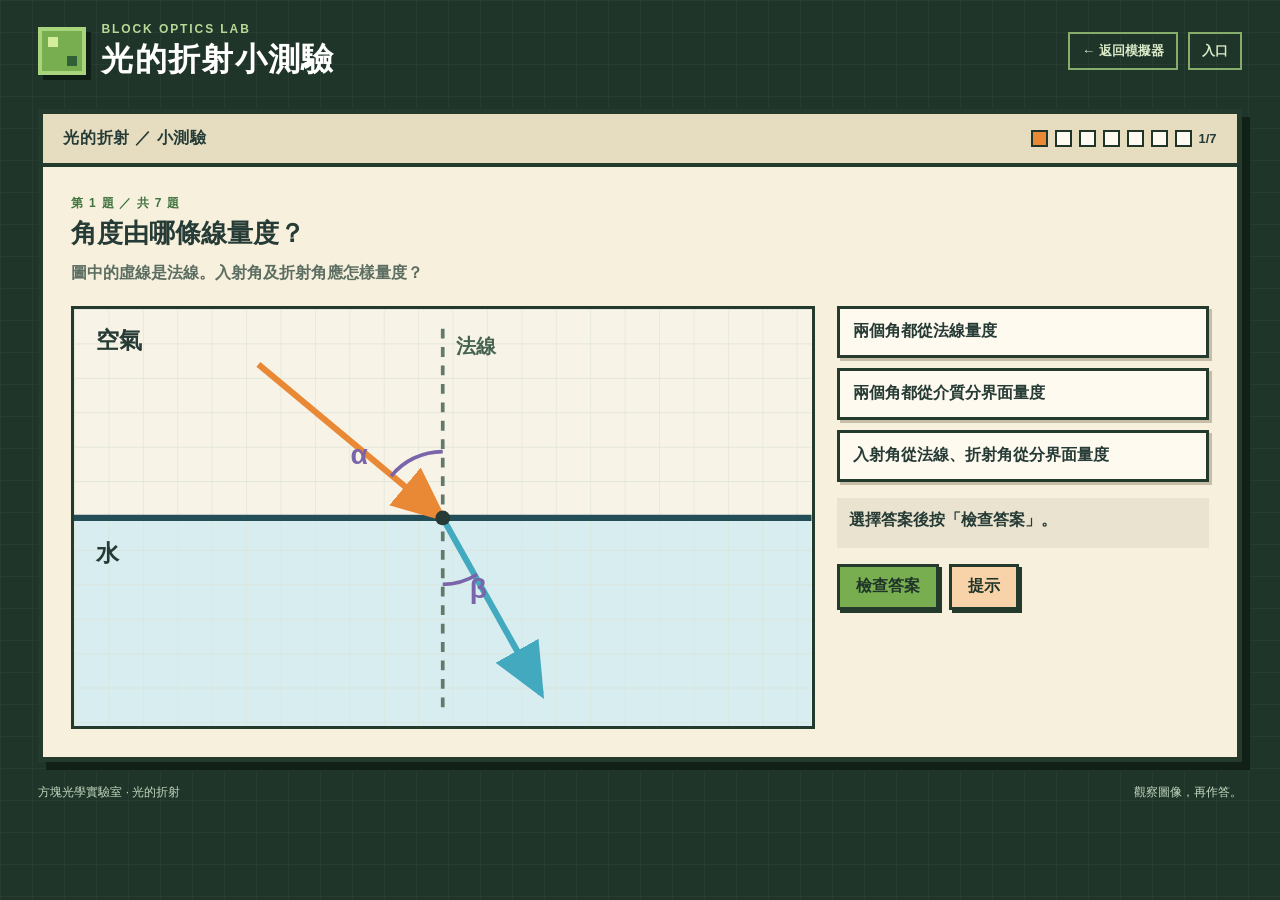
<file: refraction-quiz.html>
<!doctype html>
<html lang="zh-Hant">
<head>
  <meta charset="utf-8"><meta name="viewport" content="width=device-width, initial-scale=1"><meta name="theme-color" content="#203529">
  <title>光的折射小測驗｜方塊光學實驗室</title>
  <link rel="stylesheet" href="quiz.css">
  <style>.choice-list{display:grid;gap:10px}.choice{width:100%;min-height:52px;padding:11px 13px;border:3px solid #233a2d;background:#fffaf0;color:#263b35;text-align:left;font-weight:900;cursor:pointer;box-shadow:3px 3px 0 #c6bda6}.choice.selected{background:#e4ebce;outline:3px solid #78ad50;outline-offset:2px}.choice:focus-visible{outline:3px solid #e98936;outline-offset:3px}</style>
</head>
<body>
  <main class="page">
    <header class="topbar quiz-page"><div class="brand"><div class="brand-mark" aria-hidden="true"></div><div><p class="eyebrow">BLOCK OPTICS LAB</p><h1>光的折射小測驗</h1></div></div><nav class="top-links" aria-label="頁面導覽"><a class="chapter" href="refraction.html">← 返回模擬器</a><a class="chapter" href="index.html">入口</a></nav></header>
    <section class="panel quiz-panel quiz-page" aria-labelledby="quiz-title"><div class="panel-heading quiz-heading"><h2 id="quiz-title">光的折射 ／ 小測驗</h2><div class="quiz-progress" id="quiz-progress" aria-live="polite"></div></div>
      <div class="quiz-inner"><p class="quiz-number" id="quiz-number"></p><h3 id="question-title"></h3><p class="quiz-prompt" id="question-prompt"></p>
        <div class="quiz-layout"><div class="quiz-visual" id="quiz-visual"></div><div class="quiz-response"><div id="quiz-answer"></div><p class="quiz-feedback" id="quiz-feedback" role="status" aria-live="polite">選擇答案後按「檢查答案」。</p><div class="quiz-buttons"><button class="quiz-button" type="button" id="quiz-check">檢查答案</button><button class="quiz-button secondary" type="button" id="quiz-hint">提示</button><button class="quiz-button secondary" type="button" id="quiz-next" hidden>下一題</button><button class="quiz-button secondary" type="button" id="quiz-restart" hidden>再玩一次</button></div></div></div>
      </div>
    </section><footer class="footer quiz-page"><p>方塊光學實驗室 · 光的折射</p><p>觀察圖像，再作答。</p></footer>
  </main>
  <script src="refraction-quiz.js"></script>
</body>
</html>
</file>
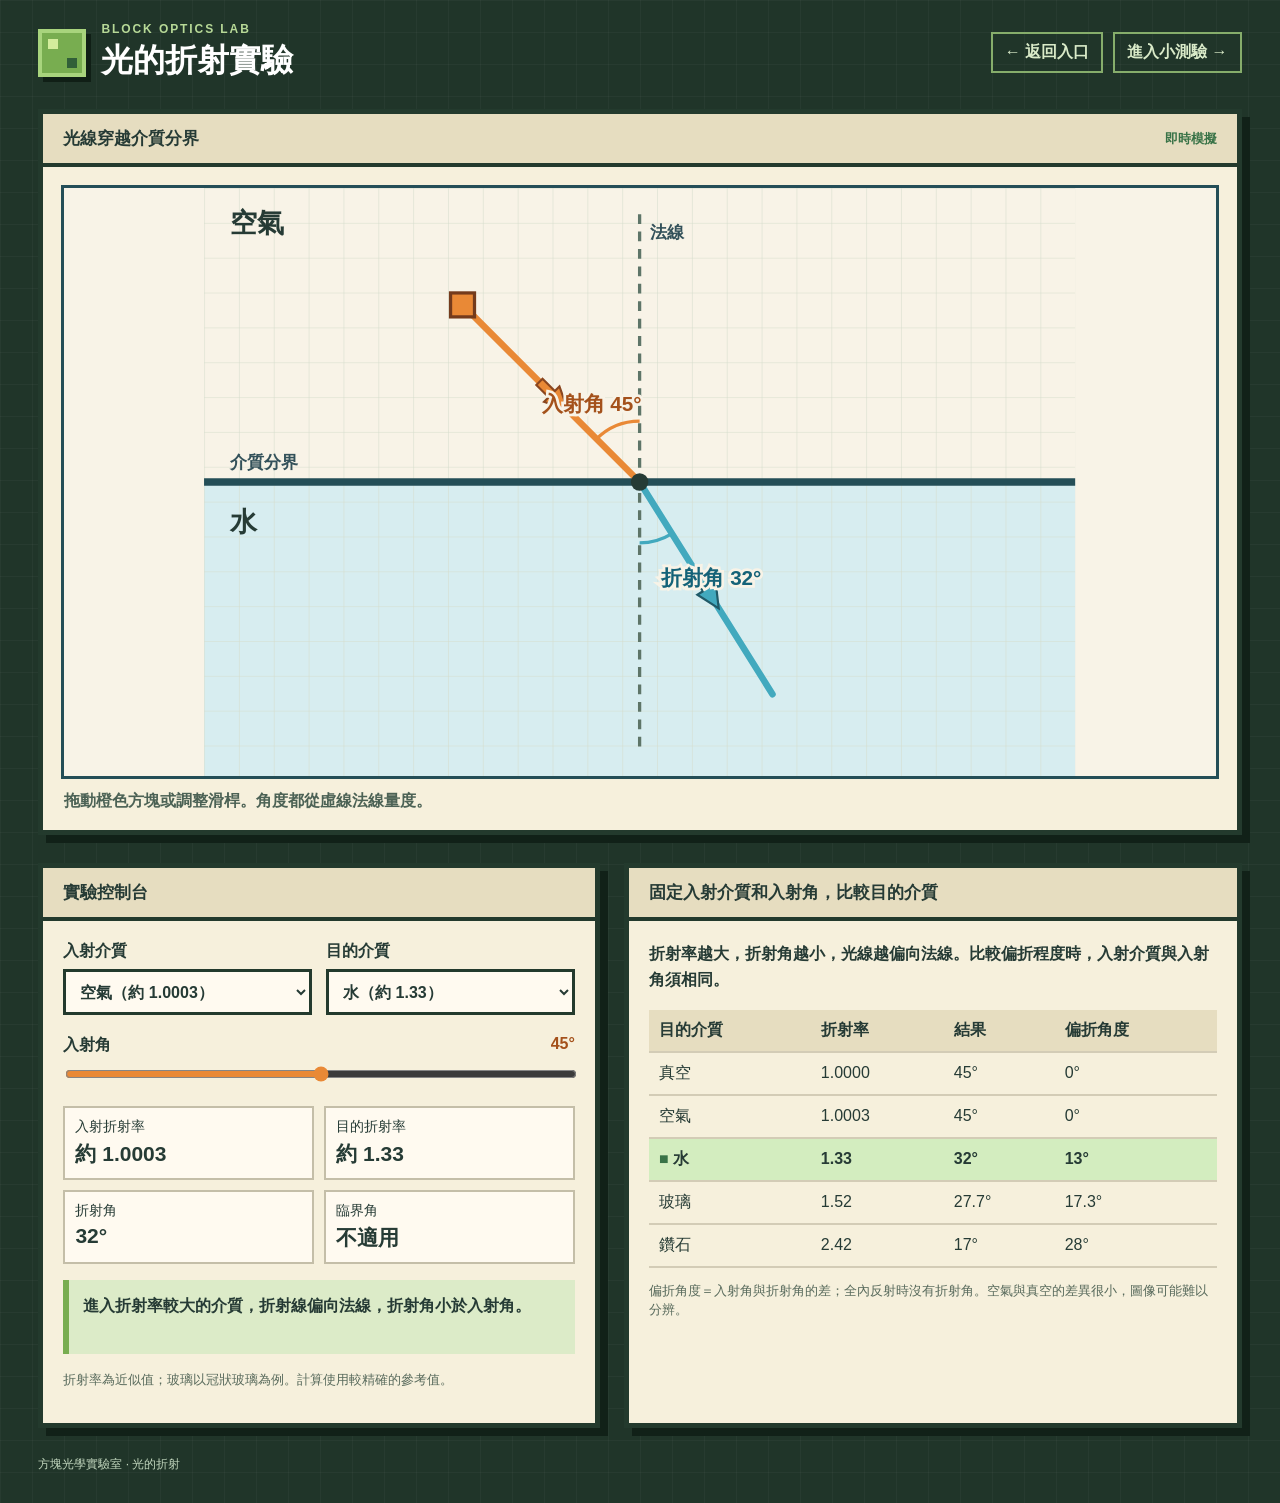
<file: refraction.html>
<!doctype html>
<html lang="zh-Hant">
<head>
  <meta charset="utf-8">
  <meta name="viewport" content="width=device-width, initial-scale=1">
  <meta name="theme-color" content="#203529">
  <title>光的折射實驗｜方塊光學實驗室</title>
  <link rel="stylesheet" href="refraction.css?v=4">
</head>
<body>
  <main class="page">
    <header class="topbar">
      <div class="brand"><div class="brand-mark" aria-hidden="true"></div><div><p>BLOCK OPTICS LAB</p><h1>光的折射實驗</h1></div></div>
      <nav class="top-links" aria-label="頁面導覽"><a href="index.html">← 返回入口</a><a href="refraction-quiz.html">進入小測驗 →</a></nav>
    </header>
    <section class="panel" aria-labelledby="diagram-title">
      <div class="panel-heading"><h2 id="diagram-title">光線穿越介質分界</h2><span>即時模擬</span></div>
      <div class="stage-wrap">
        <svg id="diagram" viewBox="0 0 800 540" role="img" aria-labelledby="diagram-title diagram-desc">
          <desc id="diagram-desc">拖動橙色光線的方塊把手可改變入射角。虛線為法線，橙色為入射線，藍色為折射線；發生全內反射時以綠線表示反射線。</desc>
          <defs><pattern id="grid" width="32" height="32" patternUnits="userSpaceOnUse"><path d="M32 0H0V32" fill="none" stroke="#d5ddcb"/></pattern></defs>
          <rect width="800" height="540" fill="#f8f3e7"/><rect x="0" y="270" width="800" height="270" fill="#d7edf0"/><rect width="800" height="540" fill="url(#grid)"/>
          <path d="M0 270H800" stroke="#244e57" stroke-width="7"/>
          <path d="M400 24V516" stroke="#5e7568" stroke-width="3" stroke-dasharray="9 7"/>
          <text id="source-label" x="24" y="40" class="medium-label">空氣</text><text id="target-label" x="24" y="315" class="medium-label">水</text>
          <text x="410" y="46" class="small-label">法線</text><text x="24" y="257" class="small-label">介質分界</text>
          <path id="incident-arc" class="angle-arc orange"/><path id="output-arc" class="angle-arc blue"/>
          <path id="incident-ray" class="ray orange"/><path id="output-ray" class="ray blue"/><path id="reflection-ray" class="ray green" hidden/>
          <path id="incident-arrow" class="arrow orange"/><path id="output-arrow" class="arrow blue"/><path id="reflection-arrow" class="arrow green" hidden/>
          <text id="incident-angle-label" class="angle-label orange-text"></text><text id="output-angle-label" class="angle-label blue-text"></text>
          <circle cx="400" cy="270" r="8" fill="#263b35"/>
          <g id="drag-handle" tabindex="0" role="slider" aria-label="拖動入射光線調整入射角" aria-valuemin="0" aria-valuemax="90" aria-valuenow="45">
            <circle r="25" fill="transparent"/><rect x="-11" y="-11" width="22" height="22" fill="#e98936" stroke="#743b1c" stroke-width="3"/>
          </g>
        </svg>
        <p class="stage-hint">拖動橙色方塊或調整滑桿。角度都從虛線法線量度。</p>
      </div>
    </section>
    <section class="controls" aria-label="實驗控制台">
      <div class="panel control-panel"><div class="panel-heading"><h2>實驗控制台</h2></div>
        <div class="control-body">
          <div class="selectors"><label>入射介質<select id="source-medium"></select></label><label>目的介質<select id="target-medium"></select></label></div>
          <label class="slider-label" for="angle-slider">入射角 <strong id="slider-value">45°</strong></label>
          <input id="angle-slider" type="range" min="0" max="90" step="0.1" value="45">
          <button id="critical-button" type="button" hidden>設為臨界角</button>
          <div class="readouts"><div>入射折射率 <strong id="source-index"></strong></div><div>目的折射率 <strong id="target-index"></strong></div><div>折射角 <strong id="output-angle"></strong></div><div>臨界角 <strong id="critical-angle"></strong></div></div>
          <p id="conclusion" class="conclusion" role="status" aria-live="polite"></p>
          <p class="source-note">折射率為近似值；玻璃以冠狀玻璃為例。計算使用較精確的參考值。</p>
        </div>
      </div>
      <div class="panel comparison"><div class="panel-heading"><h2>固定入射介質和入射角，比較目的介質</h2></div>
        <div class="comparison-body"><p>折射率越大，折射角越小，光線越偏向法線。比較偏折程度時，入射介質與入射角須相同。</p>
          <div class="table-wrap"><table><thead><tr><th scope="col">目的介質</th><th scope="col">折射率</th><th scope="col">結果</th><th scope="col">偏折角度</th></tr></thead><tbody id="comparison-body"></tbody></table></div>
          <p id="comparison-note" class="comparison-note"></p>
        </div>
      </div>
    </section>
    <footer>方塊光學實驗室 · 光的折射</footer>
  </main>
  <script src="refraction.js?v=4"></script>
</body>
</html>
</file>
<file: lens.css>
:root{font-family:"Noto Sans TC","PingFang TC","Microsoft JhengHei",sans-serif;color:#263b35;background:#203529;--forest:#203529;--grass:#78ad50;--paper:#f6f0dc;--ink:#263b35;--orange:#e98936;--blue:#42a9be;--purple:#7a65aa;--border:#233a2d}*{box-sizing:border-box}body{margin:0;min-width:320px}button,input{font:inherit}.page{max-width:1480px;margin:auto;min-height:100vh;padding:22px clamp(13px,3vw,48px) 30px;background-color:var(--forest);background-image:linear-gradient(#ffffff08 1px,transparent 1px),linear-gradient(90deg,#ffffff08 1px,transparent 1px);background-size:32px 32px}.topbar{display:flex;align-items:center;justify-content:space-between;gap:20px;margin-bottom:26px;color:#fff}.brand{display:flex;align-items:center;gap:15px}.brand-mark{width:48px;height:48px;flex:none;background:#78ad50;border:4px solid #a8d47d;box-shadow:5px 5px 0 #101f16;position:relative}.brand-mark:before,.brand-mark:after{content:"";position:absolute;width:10px;height:10px;background:#d3ed9c}.brand-mark:before{top:6px;left:6px}.brand-mark:after{right:5px;bottom:5px;background:#315f38}.brand p{margin:0 0 3px;color:#b7d997;font-size:12px;font-weight:900;letter-spacing:.16em}.brand h1{margin:0;font-size:clamp(21px,2.5vw,32px)}.top-links{display:flex;flex-wrap:wrap;justify-content:flex-end;gap:10px}.top-links a{display:inline-block;border:2px solid #86ad6b;color:#d9eac8;padding:8px 12px;text-decoration:none;font-weight:900;white-space:nowrap}.top-links a:hover{background:#32513a}.panel{background:var(--paper);border:5px solid var(--border);box-shadow:8px 8px 0 #112118}.panel-heading{display:flex;align-items:center;justify-content:space-between;gap:10px;padding:13px 20px;background:#e6ddc0;border-bottom:4px solid var(--border);font-weight:900}.panel-heading h2{margin:0;font-size:17px}.panel-heading span{color:#397347;font-size:13px}.switch-row{display:flex;justify-content:space-between;gap:16px;padding:16px 18px 0}.segmented{display:grid;grid-auto-flow:column;grid-auto-columns:1fr;min-width:min(430px,48%)}.segmented button,.presets button,{min-height:44px;border:3px solid var(--border);background:#fffaf0;color:var(--ink);font-weight:900;cursor:pointer}.segmented button+button{border-left:0}.segmented button.active{background:var(--grass)}.stage-wrap{padding:16px 18px 18px}.stage-wrap svg{display:block;width:100%;height:auto;max-height:68vh;border:3px solid #244e57;background:#f8f3e7;touch-action:none}.stage-hint{display:flex;align-items:center;gap:10px;margin:12px 3px 0;font-weight:800;color:#4c6255}.hint-square{width:16px;height:16px;background:#78ad50;box-shadow:4px 4px 0 #315f38}.axis{fill:none;stroke:#334e47;stroke-width:4}.small-label{font-size:16px;font-weight:900;fill:#33515a}.focus-mark{stroke:#334e47;stroke-width:4}.focus-text{font-size:18px;font-weight:900;fill:#334e47;text-anchor:middle}.lens-fill{fill:#bfe8e7;fill-opacity:.72;stroke:#257387;stroke-width:5}.lens-center{stroke:#257387;stroke-width:3}.ray{fill:none;stroke-width:5;stroke-linecap:round}.ray.incoming{stroke:#e98936;marker-mid:url(#ray-arrow-orange)}.ray.outgoing{stroke:#42a9be;marker-mid:url(#ray-arrow-blue)}.ray.virtual{stroke:#7a65aa;stroke-width:4;stroke-dasharray:10 8}.candle-body{fill:#d14f3f;stroke:#743b1c;stroke-width:4}.candle-band{fill:#ef8b58}.candle-flame{fill:#ffc83d;stroke:#a85a20;stroke-width:4}.candle-inner{fill:#fff0a7}.candle-label{font-size:17px;font-weight:900;fill:#8a461f;text-anchor:middle}.image-real .candle-body{fill:#42a9be;stroke:#205a68}.image-real .candle-band{fill:#86d4dc}.image-real .candle-flame{fill:#73cbd7;stroke:#205a68}.image-virtual{opacity:.52}.image-virtual .candle-body{fill:#7a65aa;stroke:#5c477f;stroke-dasharray:7 5}.image-virtual .candle-flame{fill:#c2b1ef;stroke:#5c477f}.image-label{font-size:17px;font-weight:900;fill:#146278;text-anchor:middle}.draggable{cursor:grab}.draggable:active{cursor:grabbing}.offscreen-box{fill:#fff0d3;stroke:#a4511b;stroke-width:3}.offscreen-text{font-size:16px;font-weight:900;fill:#8a461f;text-anchor:middle}.workspace{display:grid;grid-template-columns:minmax(0,1fr) minmax(0,1fr);gap:24px;margin-top:28px}.control-body,.result-body{padding:20px}.slider-label{display:flex;justify-content:space-between;font-weight:900}.slider-label strong{color:#a4511b}input[type=range]{width:100%;height:34px;margin:9px 0;accent-color:#e98936}.presets{display:grid;grid-template-columns:repeat(6,1fr);gap:7px}.presets button{min-height:39px;padding:5px}.ray-toggles{display:grid;grid-template-columns:repeat(3,1fr);gap:8px;margin-top:18px}.ray-toggles label{padding:9px;border:2px solid #c4bea8;background:#fffaf0;font-size:13px;font-weight:900}.readouts{display:grid;grid-template-columns:repeat(2,1fr);gap:10px}.readouts div{padding:10px;border:2px solid #c4bea8;background:#fffaf0}.readouts span{display:block;font-size:13px;font-weight:800}.readouts strong{display:block;margin-top:3px;font-size:20px}.magnification{margin-top:12px;padding:14px;border-left:6px solid #e98936;background:#fff0d3}.magnification span{display:block;font-size:13px;font-weight:900}.magnification strong{display:block;margin-top:4px;font-size:clamp(18px,2.2vw,27px)}.properties{display:flex;flex-wrap:wrap;gap:9px;margin-top:14px}.property{padding:8px 11px;border:3px solid var(--border);background:#dcebc8;font-weight:900}.screen-note{min-height:49px;margin:14px 0 0;padding:11px;background:#e6ddc0;border-left:6px solid #78ad50;font-weight:900;line-height:1.45}.rules-panel{margin-top:28px}.rule-cards{display:grid;grid-template-columns:repeat(3,1fr);gap:14px;padding:18px}.rule-card{padding:15px;border:3px solid var(--border);background:#fffaf0}.rule-card strong{display:block;margin-bottom:7px;color:#397347}.rule-card p{margin:0;line-height:1.55}footer{margin-top:28px;color:#c3d8bf;font-size:12px}button:focus-visible,a:focus-visible,input:focus-visible,#object-candle:focus-visible{outline:3px solid #e98936;outline-offset:3px}svg [hidden],[hidden]{display:none!important}#lens-diagram,#lens-diagram *{user-select:none;-webkit-user-select:none}
@media(max-width:900px){.workspace{grid-template-columns:1fr}.stage-wrap svg{max-height:none}.segmented{min-width:0;flex:1}.rule-cards{grid-template-columns:1fr}.presets{grid-template-columns:repeat(3,1fr)}}
@media(max-width:620px){.page{padding:15px 12px 26px}.topbar{align-items:flex-start;flex-direction:column}.top-links{justify-content:flex-start}.panel{box-shadow:5px 5px 0 #112118}.switch-row{flex-direction:column;padding:10px}.stage-wrap{padding:8px}.stage-hint{font-size:13px}.panel-heading{padding:11px}.control-body,.result-body{padding:13px}.ray-toggles{grid-template-columns:1fr}.readouts strong{font-size:18px}}
</file>
<file: quiz.css>
:root {
      --forest: #203529;
      --grass: #78ad50;
      --grass-dark: #3f733f;
      --paper: #f6f0dc;
      --ink: #263b35;
      --muted: #5c6d62;
      --orange: #e98936;
      --border: #233a2d;
      font-family: "Noto Sans TC", "PingFang TC", "Microsoft JhengHei", sans-serif;
      color: var(--ink);
      background: var(--forest);
    }
    * { box-sizing: border-box; }
    body { margin: 0; min-width: 320px; }
    button, input { font: inherit; }
    button { cursor: pointer; }
    .page {
      min-height: 100vh;
      padding: 22px clamp(18px, 3vw, 48px) 28px;
      background-color: var(--forest);
      background-image: linear-gradient(#ffffff08 1px, transparent 1px), linear-gradient(90deg, #ffffff08 1px, transparent 1px);
      background-size: 32px 32px;
    }
    .topbar, .footer { max-width: 1440px; margin-inline: auto; }
    .topbar { display: flex; align-items: center; justify-content: space-between; gap: 20px; margin-bottom: 22px; color: white; }
    .brand { display: flex; align-items: center; gap: 15px; }
    .brand-mark { width: 48px; height: 48px; flex: none; background: var(--grass); border: 4px solid #a8d47d; box-shadow: 5px 5px 0 #101f16; position: relative; }
    .brand-mark::before, .brand-mark::after { content: ""; position: absolute; background: #d3ed9c; width: 10px; height: 10px; }
    .brand-mark::before { left: 6px; top: 6px; }
    .brand-mark::after { right: 5px; bottom: 5px; background: #315f38; }
    .eyebrow { margin: 0 0 3px; font-size: 12px; font-weight: 900; letter-spacing: .16em; color: #b7d997; }
    h1 { margin: 0; font-size: clamp(21px, 2.5vw, 32px); line-height: 1.25; letter-spacing: .04em; }
    .chapter { display: inline-block; border: 2px solid #86ad6b; color: #d9eac8; padding: 8px 12px; font-size: 13px; font-weight: 800; white-space: nowrap; text-decoration: none; }
    .chapter:hover { background: #32513a; }
    .chapter:focus-visible { outline: 3px solid #e98936; outline-offset: 3px; }
    .top-links { display: flex; flex-wrap: wrap; gap: 10px; justify-content: flex-end; }
    .panel { background: var(--paper); border: 5px solid var(--border); box-shadow: 8px 8px 0 #112118; }
    .panel-heading { display: flex; align-items: center; justify-content: space-between; gap: 12px; padding: 14px 20px; background: #e6ddc0; border-bottom: 4px solid var(--border); }
    .panel-heading h2 { margin: 0; font-size: 16px; letter-spacing: .04em; }
    .footer { display: flex; justify-content: space-between; gap: 18px; margin-top: 22px; color: #c3d8bf; font-size: 12px; }
    .footer p { margin: 0; }

    .quiz-panel { margin-top: 30px; }
    .quiz-heading { flex-wrap: wrap; }
    .quiz-progress { display: flex; align-items: center; gap: 7px; font-size: 13px; font-weight: 900; }
    .progress-block { width: 17px; height: 17px; border: 2px solid var(--forest); background: #fffaf0; }
    .progress-block.current { background: #e98936; }
    .progress-block.done { background: var(--grass); }
    .quiz-inner { padding: clamp(16px, 2.5vw, 28px); }
    .quiz-number { margin: 0 0 4px; font-size: 12px; font-weight: 900; letter-spacing: .1em; color: var(--grass-dark); }
    .quiz-inner h3 { margin: 0 0 9px; font-size: clamp(20px, 2vw, 26px); }
    .quiz-prompt { margin: 0 0 20px; line-height: 1.6; color: var(--muted); font-weight: 700; }
    .quiz-layout { display: grid; grid-template-columns: minmax(0, 1.4fr) minmax(260px, .7fr); gap: 22px; align-items: start; }
    .quiz-visual { min-width: 0; overflow-x: auto; border: 3px solid var(--border); background: #fffaf0; }
    .quiz-visual svg { display: block; width: 100%; height: auto; }
    .quiz-response { display: flex; flex-direction: column; gap: 16px; }
    .quiz-instruction { margin: 0 0 12px; font-size: 14px; font-weight: 800; line-height: 1.55; }
    .word-bank { display: flex; flex-wrap: wrap; gap: 10px; }
    .word-chip { border: 3px solid var(--border); background: #e4ebce; color: var(--ink); padding: 10px 12px; min-height: 46px; font-weight: 900; box-shadow: 3px 3px 0 #a6b69a; touch-action: none; user-select: none; }
    .word-chip.selected { background: #f8d3a9; outline: 3px solid var(--orange); outline-offset: 2px; }
    .word-chip[hidden] { display: none; }
    .drag-ghost { position: fixed; z-index: 20; pointer-events: none; margin: 0; opacity: .9; transform: translate(-50%, -50%); }
    .label-board { position: relative; min-width: 590px; }
    .drop-zone { position: absolute; display: flex; align-items: center; justify-content: center; gap: 5px; width: 16%; min-height: 38px; padding: 4px; border: 2px dashed #466350; background: #fffaf0ef; color: var(--ink); font-size: clamp(11px, 1.1vw, 15px); font-weight: 900; line-height: 1.2; box-shadow: 2px 2px 0 #829784; }
    .drop-zone.filled { border-style: solid; background: #e4ebce; }
    .drop-zone.correct { border-color: #38843f; background: #c9ecb8; }
    .drop-zone.incorrect { border-color: #bf643b; background: #f8d8c4; }
    .zone-number { display: inline-grid; place-items: center; width: 18px; height: 18px; flex: none; background: var(--forest); color: white; font-size: 11px; }
    .zone-normal { left: 42%; top: 6%; }
    .zone-incident-ray { left: 7%; top: 20%; }
    .zone-reflected-ray { right: 7%; top: 20%; }
    .zone-incidence-angle { left: 28%; top: 53%; }
    .zone-reflection-angle { right: 28%; top: 53%; }
    .quiz-answer-label { display: block; margin-bottom: 9px; font-weight: 900; }
    .number-entry { display: flex; align-items: center; gap: 10px; }
    .number-entry input { width: min(170px, 100%); min-height: 52px; padding: 9px 12px; border: 3px solid var(--border); background: #fff; color: var(--ink); font-size: 22px; font-weight: 900; }
    .number-entry span { font-size: 24px; font-weight: 900; }
    .quiz-feedback { min-height: 50px; margin: 0; padding: 10px 12px; background: #e9e3cf; line-height: 1.5; font-weight: 800; }
    .quiz-feedback.success { background: #d3edbf; color: #255b2d; }
    .quiz-feedback.error { background: #f8d8c4; color: #8a3b1d; }
    .quiz-buttons { display: flex; flex-wrap: wrap; gap: 10px; }
    .quiz-button { min-height: 46px; padding: 9px 16px; border: 3px solid var(--border); background: var(--grass); color: var(--forest); font-weight: 900; box-shadow: 3px 3px 0 var(--border); }
    .quiz-button.secondary { background: #f8d3a9; }
    .quiz-button[hidden] { display: none; }
    .quiz-button:focus-visible, .word-chip:focus-visible, .drop-zone:focus-visible, .number-entry input:focus-visible { outline: 3px solid #e98936; outline-offset: 3px; }
    .quiz-complete { display: grid; place-items: center; min-height: 300px; padding: 24px; text-align: center; font-size: 26px; font-weight: 900; color: #397347; }
    .quiz-complete span { display: block; font-size: 80px; line-height: 1; }

    .quiz-page { max-width: 1440px; margin-inline: auto; }
    @media (max-width: 980px) { .quiz-layout { grid-template-columns: 1fr; } }
    @media (max-width: 620px) {
      .page { padding: 14px 12px 24px; }
      .topbar { flex-wrap: wrap; }
      .chapter { margin-left: auto; padding: 7px 8px; font-size: 11px; }
      .panel { box-shadow: 5px 5px 0 #112118; }
      .panel-heading { padding: 12px; }
      .quiz-panel { margin-top: 20px; }
      .drop-zone { font-size: 12px; }
      .footer { flex-direction: column; gap: 5px; }
    }
</file>
<file: mirror.css>
:root {
  --forest: #203529;
  --grass: #78ad50;
  --grass-dark: #3f733f;
  --paper: #f6f0dc;
  --ink: #263b35;
  --muted: #5c6d62;
  --border: #233a2d;
  font-family: "Noto Sans TC", "PingFang TC", "Microsoft JhengHei", sans-serif;
  color: var(--ink);
  background: var(--forest);
}
* { box-sizing: border-box; }
body { margin: 0; min-width: 320px; }
button, input { font: inherit; }
button { cursor: pointer; }
.page { min-height: 100vh; padding: 22px clamp(18px, 3vw, 48px) 28px; background-color: var(--forest); background-image: linear-gradient(#ffffff08 1px, transparent 1px), linear-gradient(90deg, #ffffff08 1px, transparent 1px); background-size: 32px 32px; }
.topbar, .content, .footer { max-width: 1500px; margin-inline: auto; }
.topbar { display: flex; align-items: center; justify-content: space-between; gap: 20px; margin-bottom: 22px; color: white; }
.brand { display: flex; align-items: center; gap: 15px; }
.brand-mark { width: 48px; height: 48px; flex: none; background: var(--grass); border: 4px solid #a8d47d; box-shadow: 5px 5px 0 #101f16; position: relative; }
.brand-mark::before, .brand-mark::after { content: ""; position: absolute; background: #d3ed9c; width: 10px; height: 10px; }
.brand-mark::before { left: 6px; top: 6px; }
.brand-mark::after { right: 5px; bottom: 5px; background: #315f38; }
.eyebrow { margin: 0 0 3px; font-size: 12px; font-weight: 900; letter-spacing: .16em; color: #b7d997; }
h1 { margin: 0; font-size: clamp(21px, 2.5vw, 32px); line-height: 1.25; letter-spacing: .04em; }
.top-links { display: flex; flex-wrap: wrap; justify-content: flex-end; gap: 10px; }
.chapter { display: inline-block; border: 2px solid #86ad6b; color: #d9eac8; padding: 8px 12px; font-size: 13px; font-weight: 800; white-space: nowrap; text-decoration: none; }
.chapter:hover { background: #32513a; }
.chapter:focus-visible { outline: 3px solid #e98936; outline-offset: 3px; }
.content { display: grid; grid-template-columns: minmax(0, 1.8fr) minmax(310px, .7fr); gap: 22px; align-items: stretch; }
.panel { background: var(--paper); border: 5px solid var(--border); box-shadow: 8px 8px 0 #112118; }
.stage-panel { overflow: hidden; }
.panel-heading { display: flex; align-items: center; justify-content: space-between; gap: 12px; padding: 14px 20px; background: #e6ddc0; border-bottom: 4px solid var(--border); }
.panel-heading h2 { margin: 0; font-size: 16px; letter-spacing: .04em; }
.live { display: inline-flex; align-items: center; gap: 7px; color: #38693c; font-weight: 900; font-size: 12px; white-space: nowrap; }
.live::before { content: ""; width: 8px; height: 8px; background: #66a941; box-shadow: 2px 2px 0 #315a32; }
.scene-tabs { display: flex; gap: 10px; padding: 13px 14px 0; }
.scene-button { flex: 1; min-height: 43px; border: 3px solid var(--border); background: #e6ddc0; color: var(--ink); font-weight: 900; }
.scene-button.active { background: var(--grass); box-shadow: inset 0 -4px 0 #416e3e; }
.scene-button:hover { background: #cce2ad; }
.scene-button:focus-visible { outline: 3px solid #ec8d3d; outline-offset: 3px; }
.stage-wrap { padding: 12px 14px 0; }
#mirror-diagram { display: block; width: 100%; height: auto; touch-action: none; user-select: none; }
#object-group, #candle-object-group, #eye-group { cursor: grab; }
#object-group:active, #candle-object-group:active, #eye-group:active { cursor: grabbing; }
.stage-hint { display: flex; align-items: center; gap: 12px; padding: 9px 18px 16px; color: var(--muted); font-size: 13px; font-weight: 700; }
.hint-square { width: 12px; height: 12px; flex: none; background: var(--grass); box-shadow: 3px 3px 0 #436c3a; }
.control-panel { display: flex; flex-direction: column; gap: 17px; padding: 22px; }
.section-label { margin: 0; color: var(--grass-dark); font-size: 12px; font-weight: 900; letter-spacing: .12em; }
.control-panel h2 { margin: 4px 0 0; font-size: 23px; line-height: 1.35; }
.intro { margin: 0; color: var(--muted); line-height: 1.65; font-size: 14px; }
.distance-card { padding: 16px; background: #fffaf0; border: 3px solid var(--border); box-shadow: 4px 4px 0 #c6bda6; }
.distance-card label { display: flex; justify-content: space-between; align-items: baseline; gap: 10px; font-weight: 900; }
.distance-card strong { color: #a54e19; font-size: 27px; font-variant-numeric: tabular-nums; }
#distance-slider, #height-slider { width: 100%; margin: 16px 0 7px; accent-color: var(--grass-dark); height: 34px; cursor: pointer; }
.range-ends { display: flex; justify-content: space-between; color: var(--muted); font-size: 12px; font-weight: 800; }
.readouts { display: grid; grid-template-columns: 1fr 1fr; gap: 10px; }
.readout { padding: 13px 12px; border: 3px solid var(--border); background: #f6e0bb; }
.readout.image { background: #d1ebea; }
.readout .name { display: block; font-size: 13px; font-weight: 900; }
.readout .value { display: block; margin-top: 5px; color: #a9561e; font-size: 27px; font-weight: 900; font-variant-numeric: tabular-nums; }
.readout.image .value { color: #23798d; }
.switch { display: flex; align-items: center; gap: 11px; padding: 14px; border: 3px solid var(--border); background: #e4ebce; cursor: pointer; font-weight: 900; }
.switch input { width: 24px; height: 24px; margin: 0; accent-color: var(--grass-dark); }
.legend { display: flex; flex-wrap: wrap; gap: 10px 16px; color: var(--muted); font-size: 12px; font-weight: 800; }
.legend span { display: inline-flex; align-items: center; gap: 6px; }
.swatch { display: inline-block; width: 19px; height: 5px; background: #e98936; }
.swatch.reflected { background: #42a9be; }
.swatch.normal { background: transparent; border-top: 3px dashed #4f6b54; height: 0; }
.swatch.virtual { background: transparent; border-top: 3px dashed #7460a4; height: 0; }
.law { padding: 14px 16px; border-left: 6px solid var(--grass-dark); background: #e4ebce; }
.law p { margin: 0; line-height: 1.6; font-size: 13px; }
.law p + p { margin-top: 6px; }
.image-properties { margin: 0 18px 14px; padding: 14px; border: 3px solid var(--border); background: #e4ebce; }
.image-properties ul { display: flex; flex-wrap: wrap; gap: 8px; margin: 10px 0 0; padding: 0; list-style: none; }
.image-properties li { padding: 7px 10px; border: 2px solid var(--border); background: #fffaf0; font-weight: 900; }
.reset { margin-top: auto; min-height: 46px; border: 3px solid #1c3729; background: var(--grass); color: #15301e; font-weight: 900; box-shadow: 4px 4px 0 #1c3729; }
.reset:hover { background: #8cc667; }
.reset:active { transform: translate(3px, 3px); box-shadow: 1px 1px 0 #1c3729; }
.reset:focus-visible, #distance-slider:focus-visible, #height-slider:focus-visible, .switch input:focus-visible { outline: 3px solid #ec8d3d; outline-offset: 3px; }
.footer { display: flex; justify-content: space-between; gap: 18px; margin-top: 22px; color: #c3d8bf; font-size: 12px; }
.footer p { margin: 0; }
@media (max-width: 900px) { .content { grid-template-columns: 1fr; } .control-panel { display: grid; grid-template-columns: 1fr 1fr; } .control-panel > :first-child, .control-panel > .intro, .control-panel > .legend, .control-panel > .law, .control-panel > .reset { grid-column: 1 / -1; } }
@media (max-width: 620px) { .page { padding: 14px 12px 24px; } .topbar { flex-wrap: wrap; } .top-links { width: 100%; } .chapter { padding: 7px 8px; font-size: 11px; } .panel { box-shadow: 5px 5px 0 #112118; } .panel-heading { padding: 12px; } .stage-wrap { padding: 4px; } .control-panel { display: flex; padding: 15px; } .footer { flex-direction: column; gap: 5px; } }
</file>
<file: refraction.css>
:root{font-family:"Noto Sans TC","PingFang TC","Microsoft JhengHei",sans-serif;color:#263b35;background:#203529}*{box-sizing:border-box}body{margin:0;min-width:320px}button,select,input{font:inherit}.page{max-width:1480px;margin:auto;min-height:100vh;padding:22px clamp(13px,3vw,48px) 30px;background-color:#203529;background-image:linear-gradient(#ffffff08 1px,transparent 1px),linear-gradient(90deg,#ffffff08 1px,transparent 1px);background-size:32px 32px}.topbar{display:flex;align-items:center;justify-content:space-between;gap:20px;margin-bottom:26px;color:#fff}.brand{display:flex;align-items:center;gap:15px}.brand-mark{width:48px;height:48px;flex:none;background:#78ad50;border:4px solid #a8d47d;box-shadow:5px 5px 0 #101f16;position:relative}.brand-mark:before,.brand-mark:after{content:"";position:absolute;width:10px;height:10px;background:#d3ed9c}.brand-mark:before{top:6px;left:6px}.brand-mark:after{right:5px;bottom:5px;background:#315f38}.brand p{margin:0 0 3px;color:#b7d997;font-size:12px;font-weight:900;letter-spacing:.16em}.brand h1{margin:0;font-size:clamp(21px,2.5vw,32px)}.top-links{display:flex;flex-wrap:wrap;justify-content:flex-end;gap:10px}.top-links a{display:inline-block;border:2px solid #86ad6b;color:#d9eac8;padding:8px 12px;text-decoration:none;font-weight:900;white-space:nowrap}.top-links a:hover{background:#32513a}.panel{background:#f6f0dc;border:5px solid #233a2d;box-shadow:8px 8px 0 #112118}.panel-heading{display:flex;align-items:center;justify-content:space-between;gap:10px;padding:13px 20px;background:#e6ddc0;border-bottom:4px solid #233a2d;font-weight:900}.panel-heading h2{margin:0;font-size:17px}.panel-heading span{color:#397347;font-size:13px}.stage-wrap{padding:18px}.stage-wrap svg{display:block;width:100%;height:auto;max-height:66vh;border:3px solid #244e57;background:#f8f3e7;touch-action:none}.stage-hint{margin:12px 3px 0;font-weight:800;color:#4c6255}.medium-label{font-size:25px;font-weight:900;fill:#263b35}.small-label{font-size:16px;font-weight:900;fill:#33515a}.ray{fill:none;stroke-width:6;stroke-linecap:round}.ray.orange,.arrow.orange{stroke:#8a461f;fill:#e98936}.ray.orange{stroke:#e98936}.ray.blue,.arrow.blue{stroke:#205a68;fill:#42a9be}.ray.blue{stroke:#42a9be}.ray.green,.arrow.green{stroke:#306937;fill:#65a755}.ray.green{stroke:#65a755}.arrow{stroke-width:2;stroke-linejoin:miter}.angle-arc{fill:none;stroke-width:3}.angle-arc.orange{stroke:#e98936}.angle-arc.blue{stroke:#42a9be}.angle-label{font-size:19px;font-weight:900;paint-order:stroke;stroke:#f8f3e7;stroke-width:5}.orange-text{fill:#a4511b}.blue-text{fill:#146278}.controls{display:grid;grid-template-columns:minmax(0,1fr) minmax(0,1.1fr);gap:24px;margin-top:28px}.control-body,.comparison-body{padding:20px}.selectors{display:grid;grid-template-columns:1fr 1fr;gap:14px}.selectors label,.slider-label{display:block;font-weight:900}.selectors select{display:block;width:100%;min-height:46px;margin-top:7px;padding:7px 10px;border:3px solid #233a2d;background:#fffaf0;color:#263b35;font-weight:800}.slider-label{display:flex;justify-content:space-between;margin:20px 0 8px}.slider-label strong{color:#a4511b}input[type=range]{width:100%;accent-color:#e98936}#critical-button{display:block;margin-top:12px;min-height:42px;padding:7px 12px;border:3px solid #233a2d;background:#f8d3a9;color:#263b35;font-weight:900;cursor:pointer}#critical-button[hidden]{display:none}.readouts{display:grid;grid-template-columns:1fr 1fr;gap:10px;margin-top:20px}.readouts div{padding:10px;border:2px solid #c4bea8;background:#fffaf0;font-size:14px}.readouts strong{display:block;margin-top:4px;font-size:21px}.conclusion{min-height:74px;padding:14px;background:#dcebc8;border-left:6px solid #78ad50;line-height:1.55;font-weight:900}.source-note,.comparison-note{color:#586a5c;font-size:13px;line-height:1.5}.comparison-body>p:first-child{margin-top:0;line-height:1.65;font-weight:800}.table-wrap{overflow-x:auto}table{width:100%;border-collapse:collapse;min-width:460px;text-align:left}th,td{padding:10px;border-bottom:2px solid #d3ccb6}th{background:#e6ddc0}tbody tr.active{background:#d3edbf;font-weight:900}tbody tr.active td:first-child:before{content:"■ ";color:#397347}footer{margin-top:28px;color:#c3d8bf;font-size:12px}button:focus-visible,a:focus-visible,select:focus-visible,input:focus-visible,#drag-handle:focus-visible{outline:3px solid #e98936;outline-offset:3px}@media(max-width:900px){.controls{grid-template-columns:1fr}.stage-wrap svg{max-height:none}}@media(max-width:620px){.topbar{align-items:flex-start;flex-direction:column}.top-links{justify-content:flex-start}.stage-wrap{padding:8px}.stage-hint{font-size:13px}.panel-heading{padding:11px;font-size:13px}.panel-heading h2{font-size:15px}.control-body,.comparison-body{padding:13px}.selectors{grid-template-columns:1fr}.readouts strong{font-size:18px}.page{padding:15px 12px 26px}.panel{box-shadow:5px 5px 0 #112118}}

.controls > .panel { min-width: 0; }
svg [hidden] { display: none; }
#diagram, #diagram * { user-select: none; -webkit-user-select: none; }
</file>
